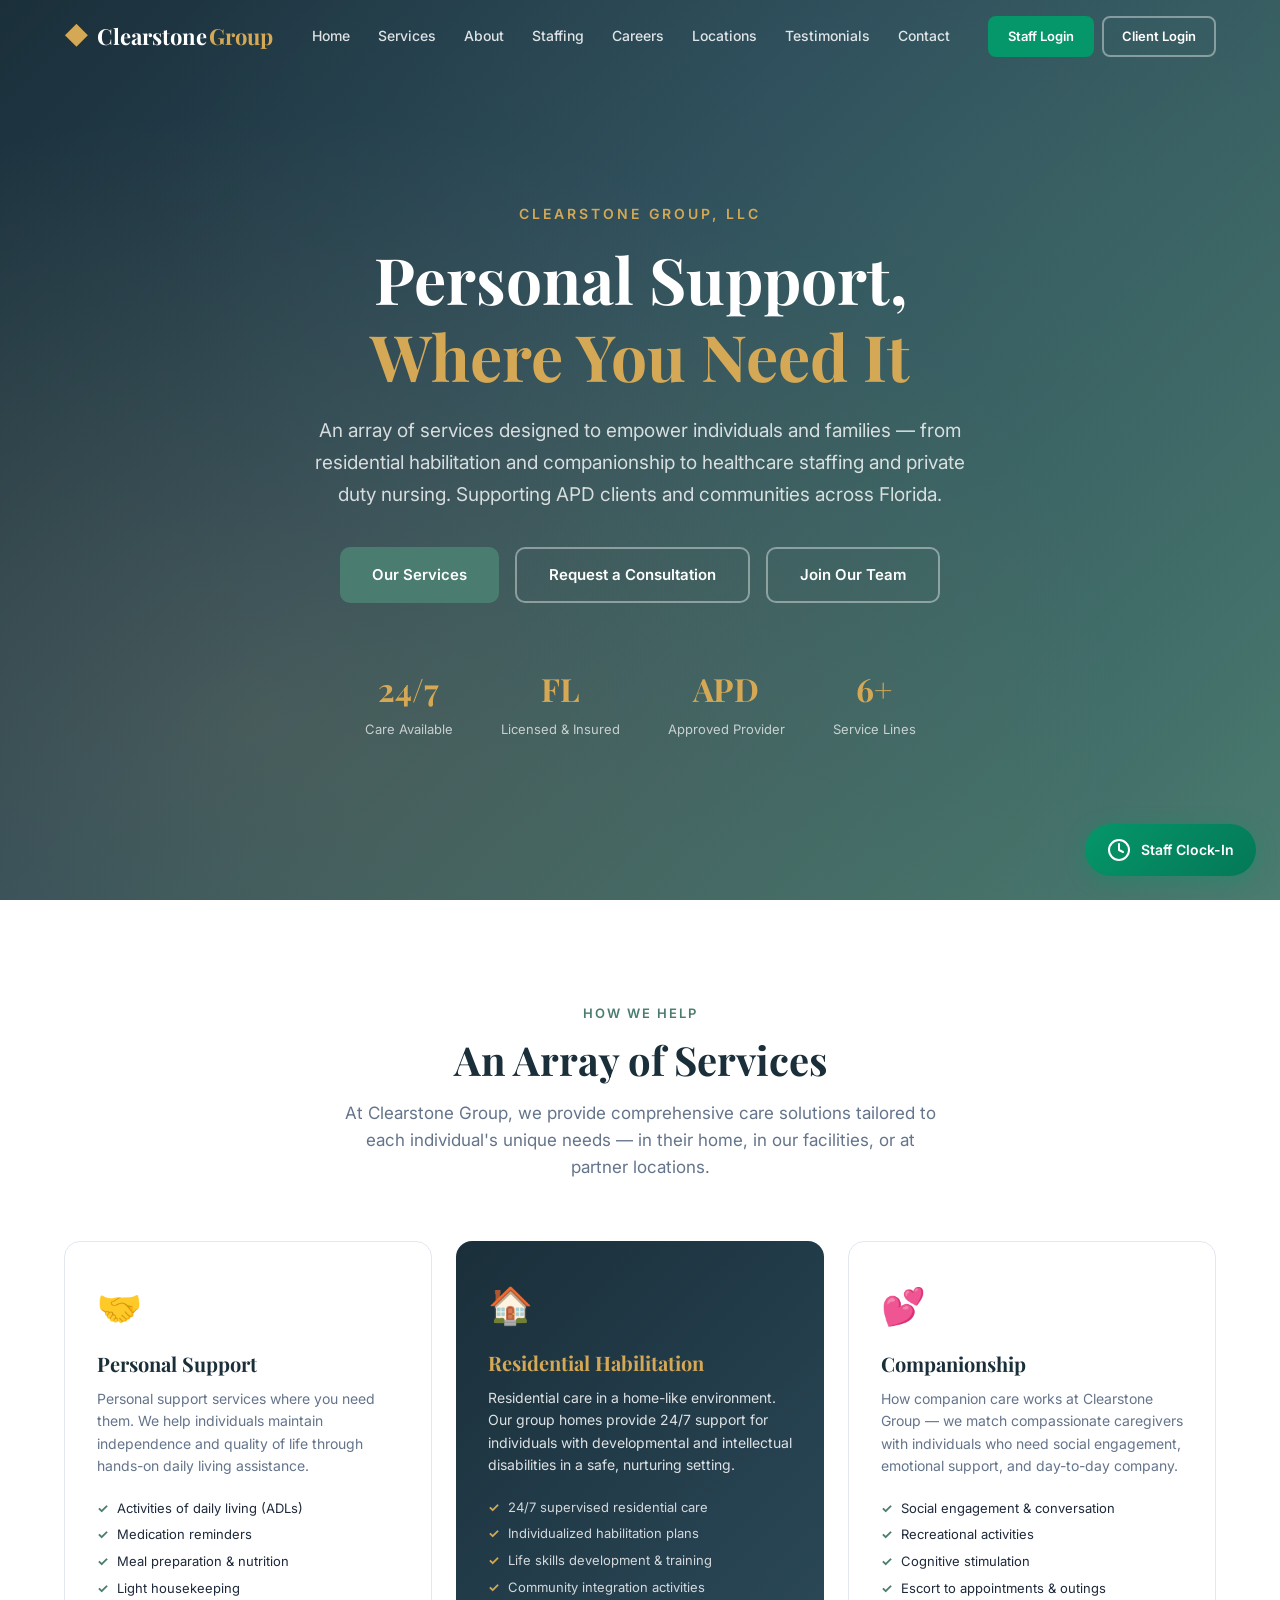
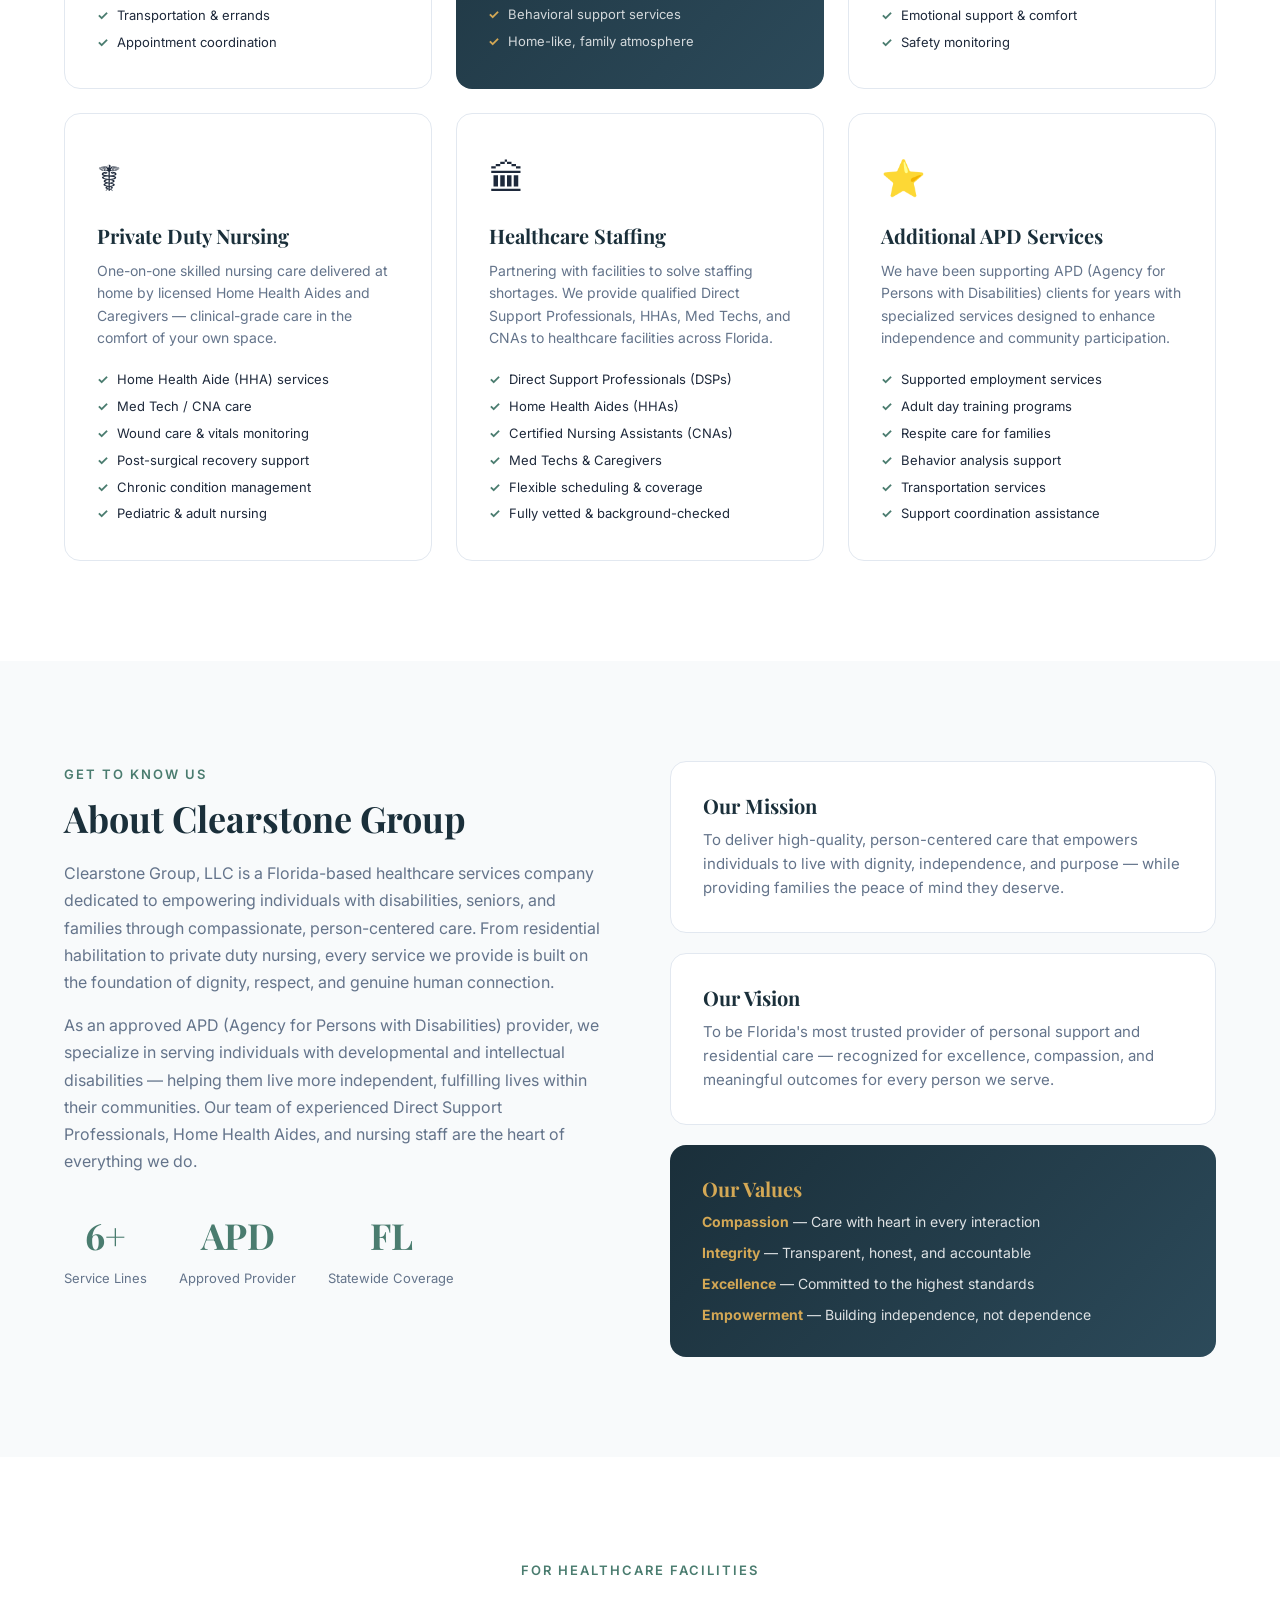
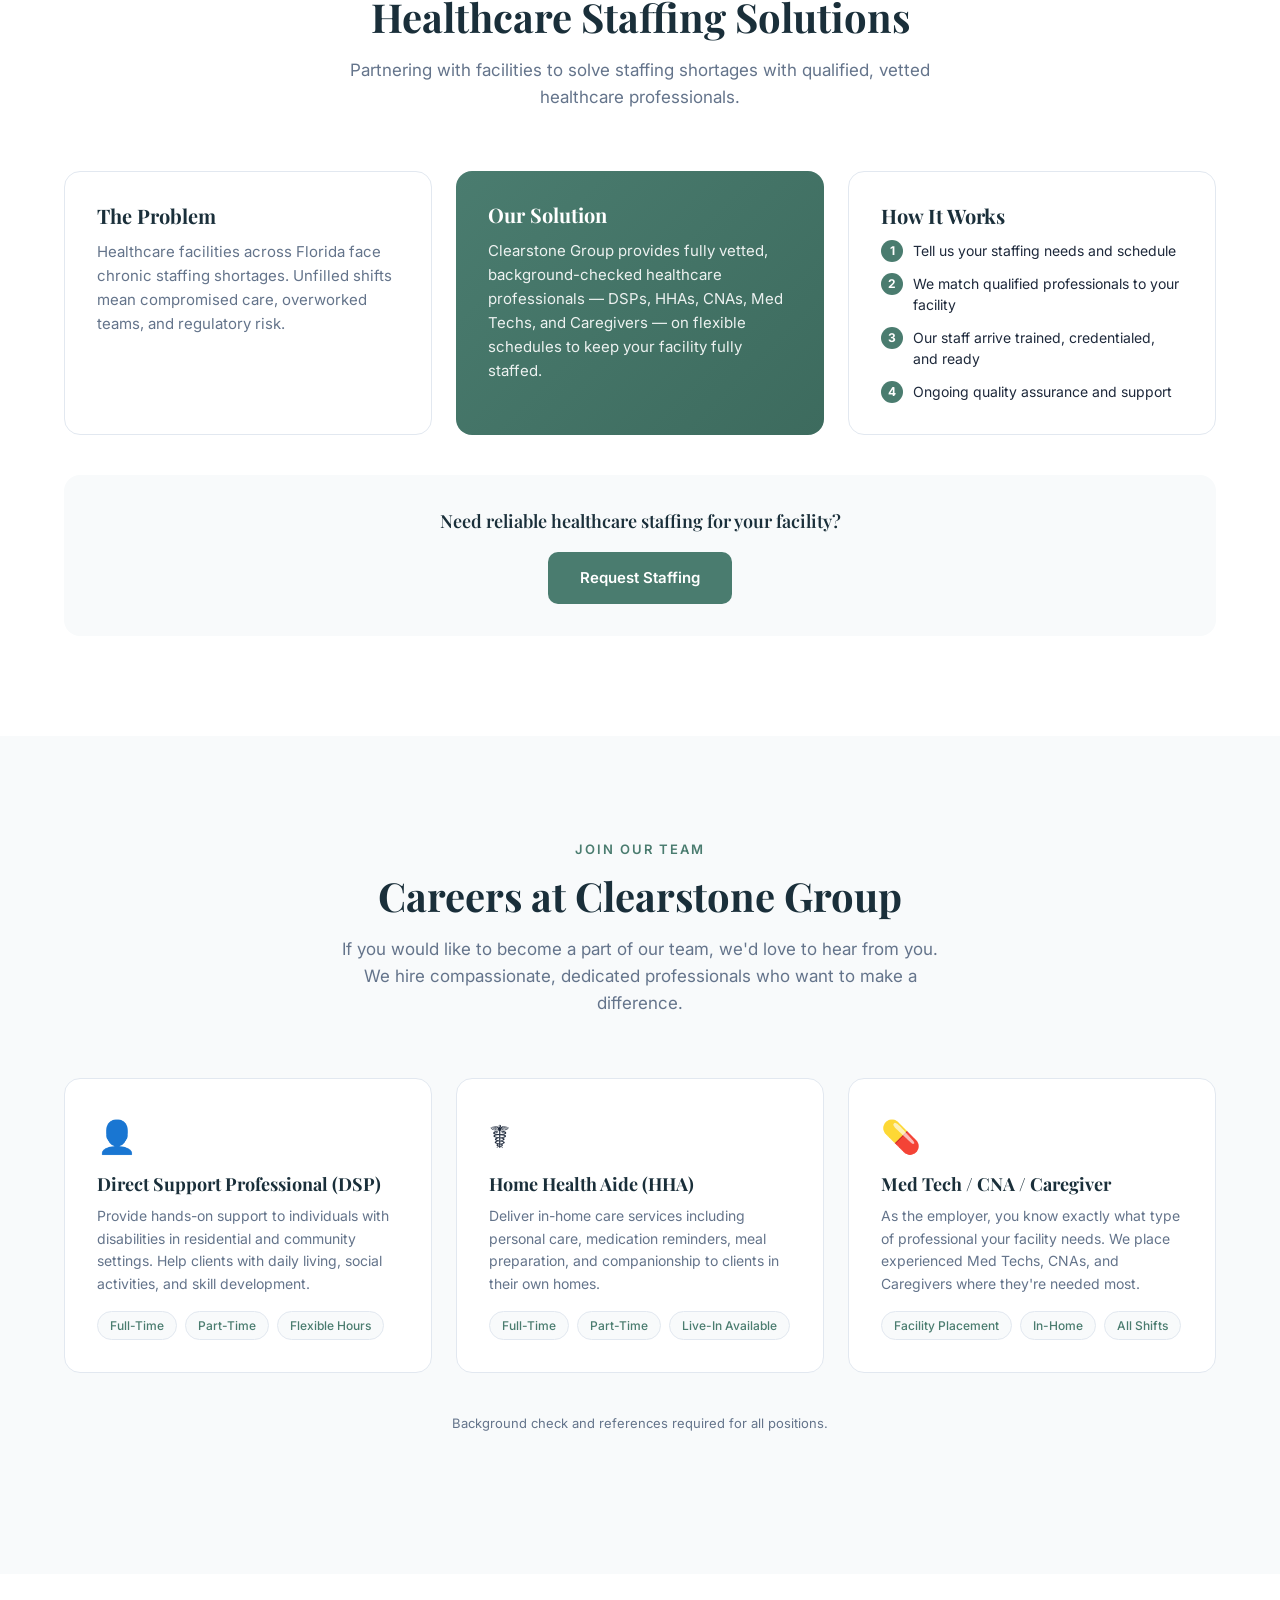
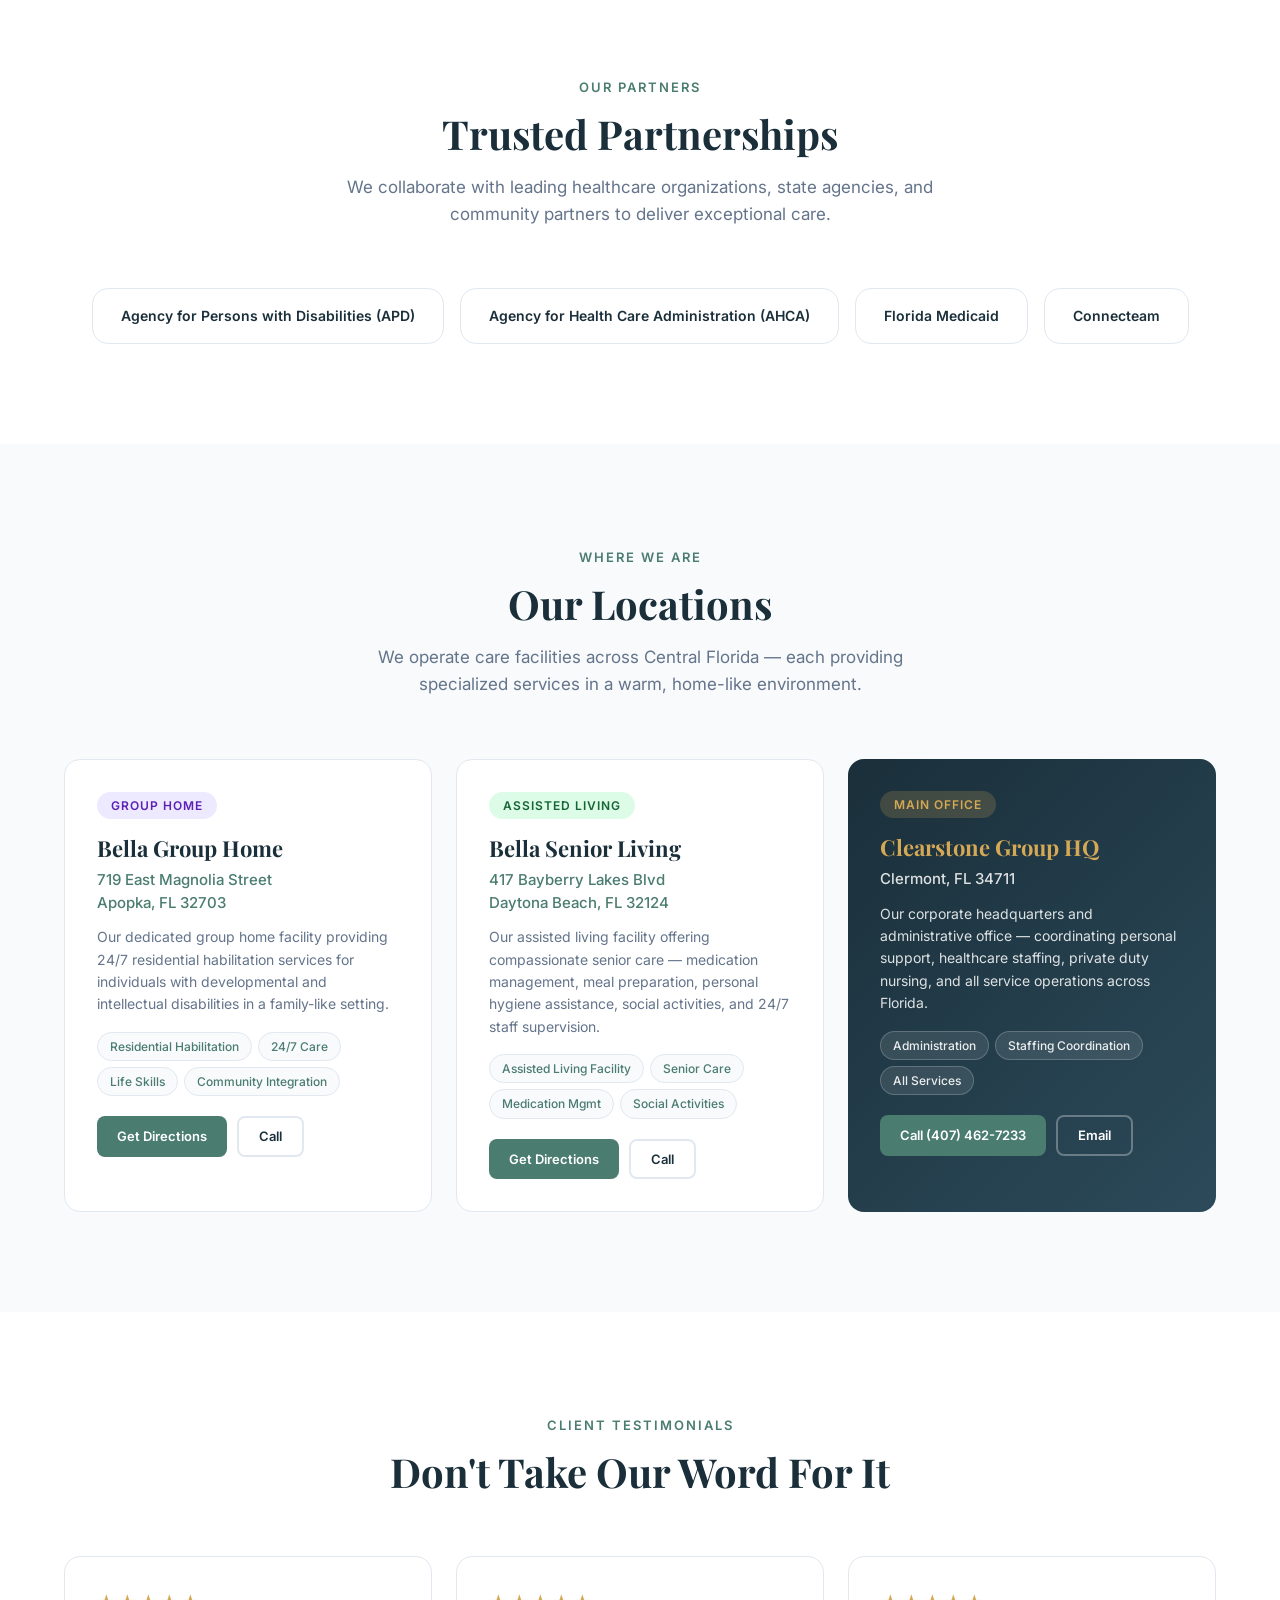
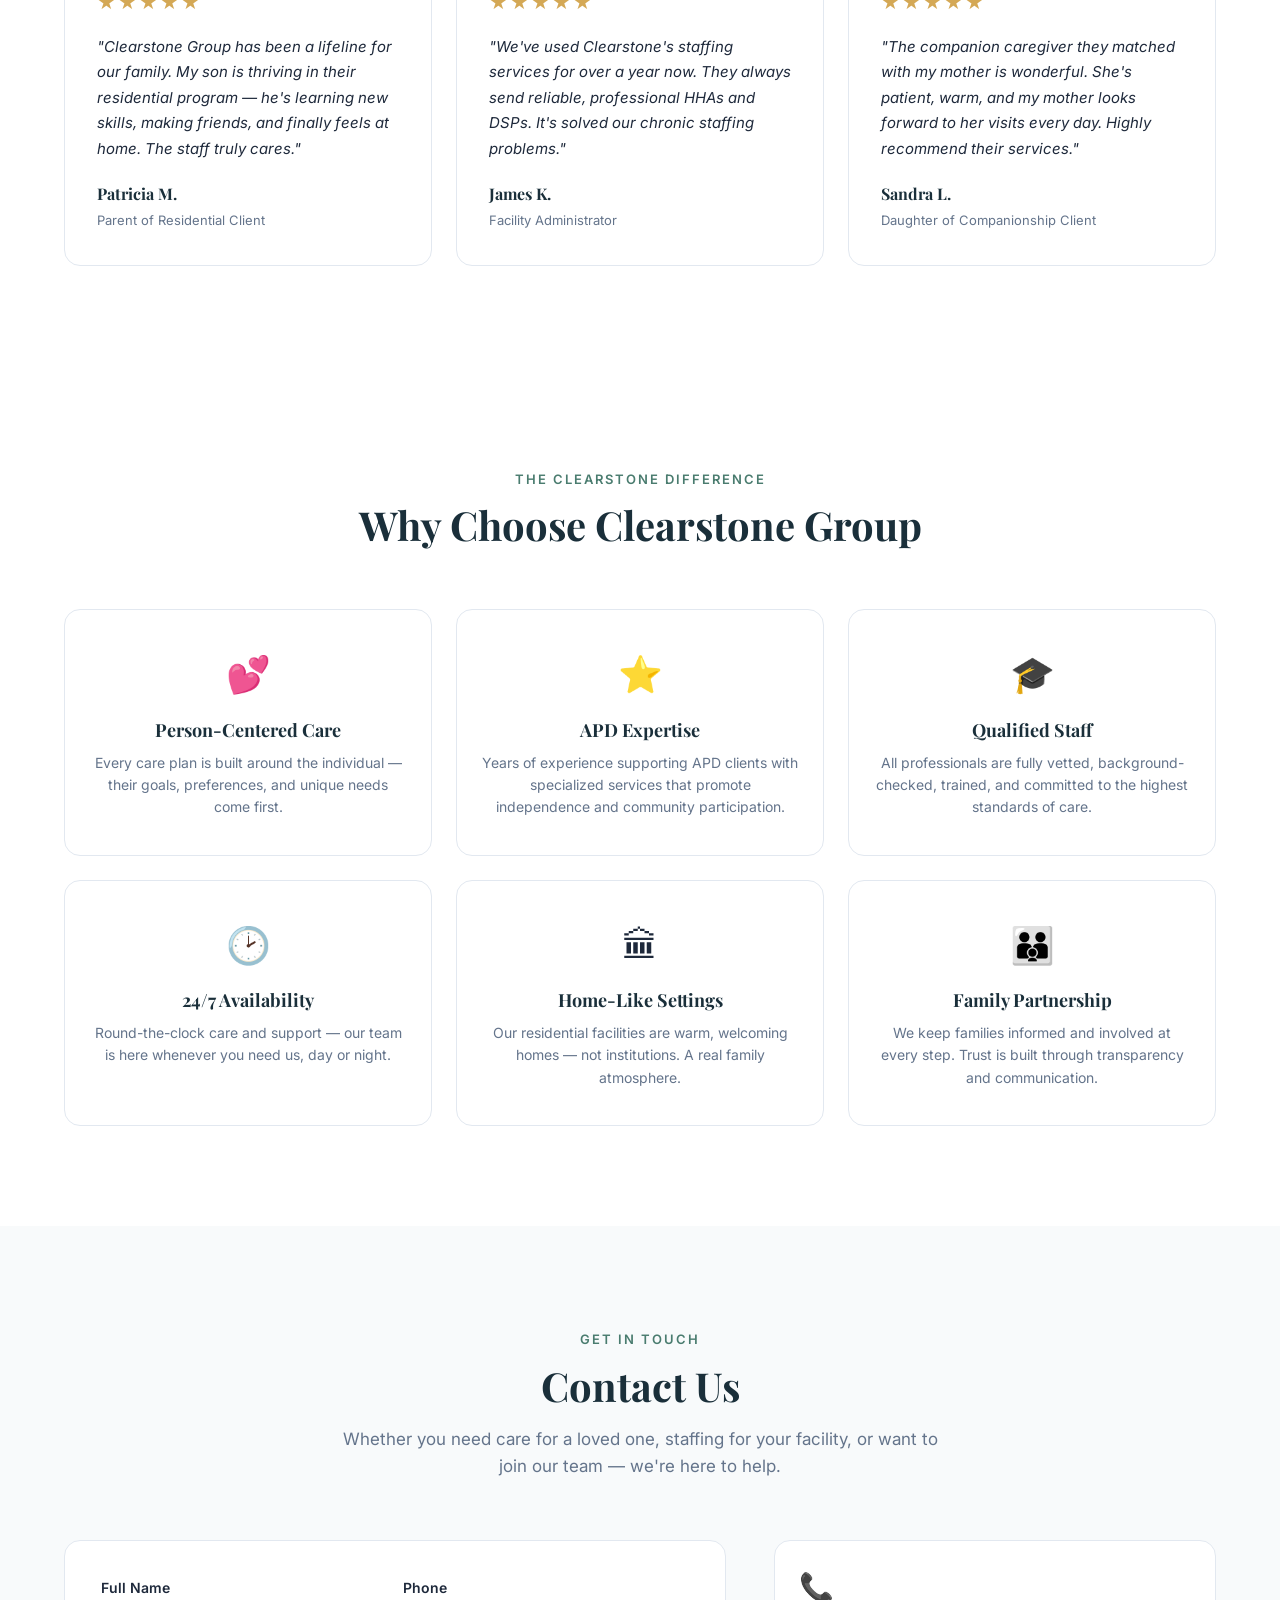
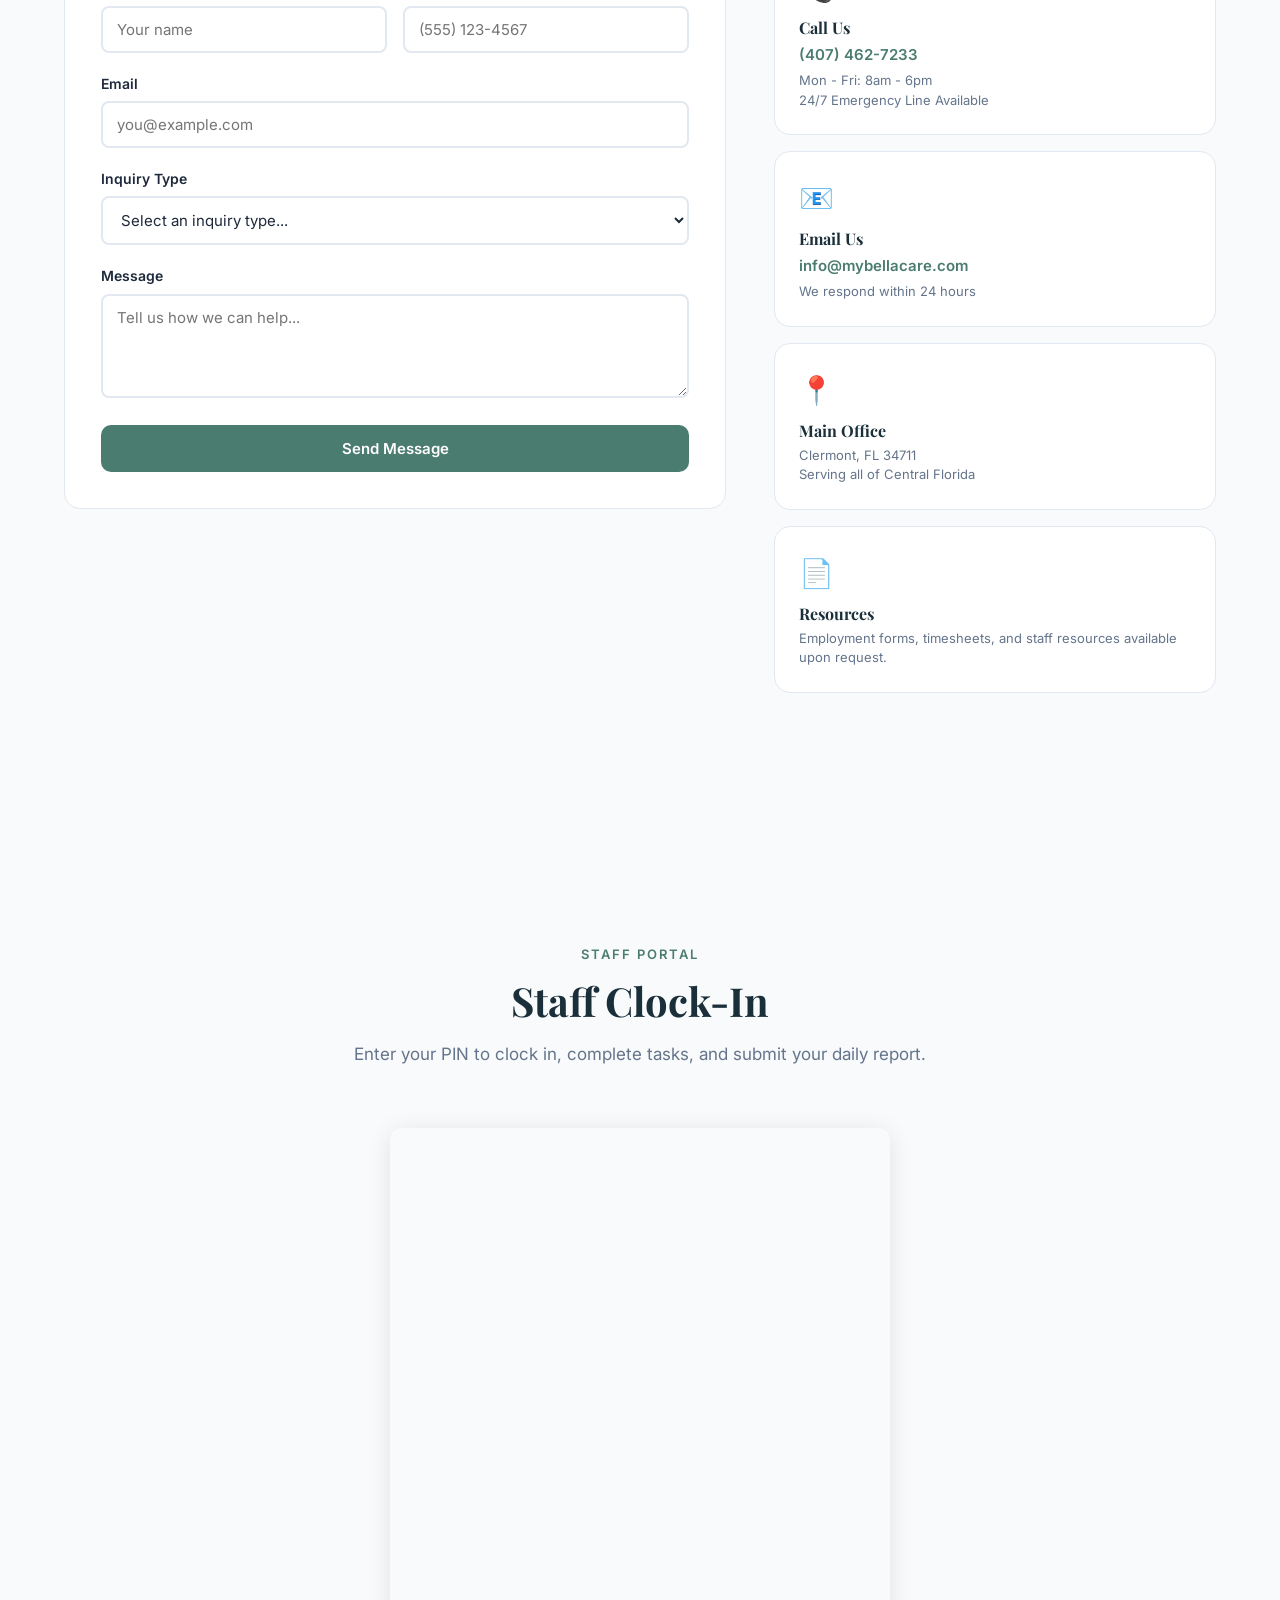
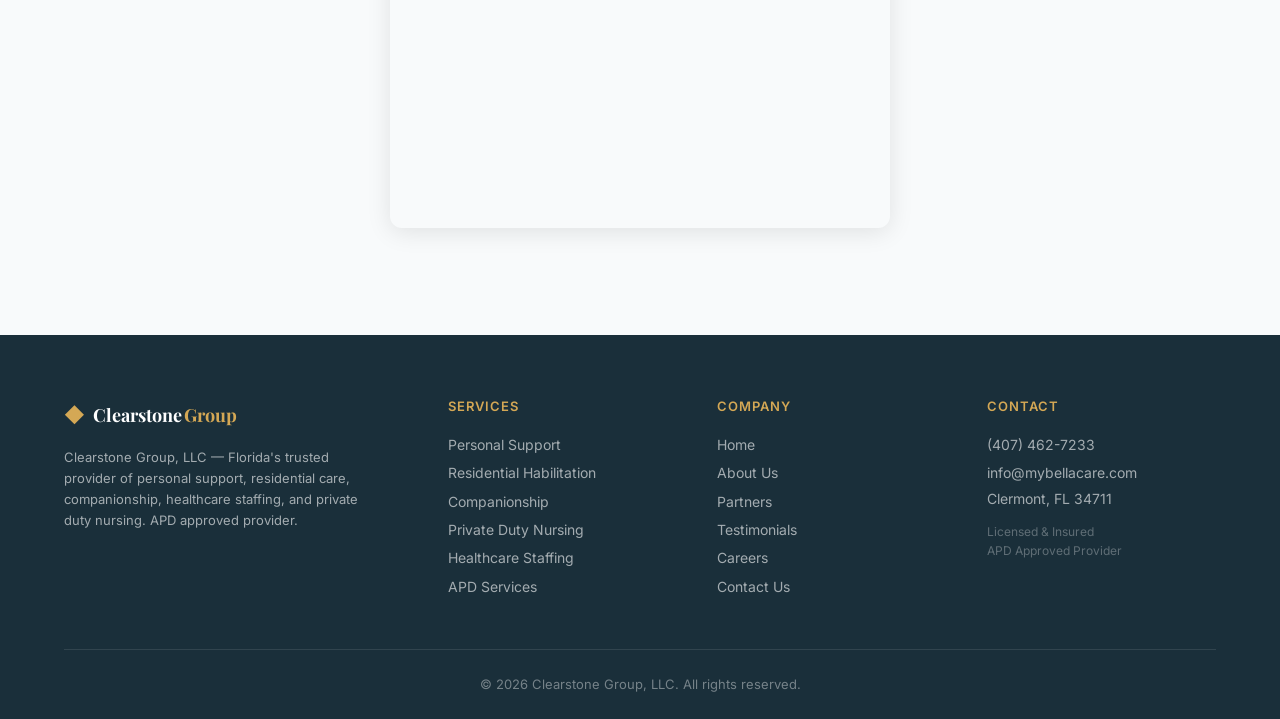
<file: index.html>
<!DOCTYPE html>
<html lang="en">
<head>
  <meta charset="UTF-8">
  <meta name="viewport" content="width=device-width, initial-scale=1, viewport-fit=cover">
  <meta name="description" content="Clearstone Group, LLC — Florida's trusted provider of Personal Support, Residential Habilitation, Companionship, Healthcare Staffing & Private Duty Nursing. Supporting APD clients and families since day one.">
  <meta name="keywords" content="clearstone group, personal support, residential habilitation, companionship, healthcare staffing, private duty nursing, home health aide, APD services, Florida, group home, DSP">
  <meta name="theme-color" content="#1a2f3a">
  <meta name="apple-mobile-web-app-capable" content="yes">
  <meta name="apple-mobile-web-app-status-bar-style" content="black-translucent">
  <meta name="mobile-web-app-capable" content="yes">
  <link rel="manifest" href="manifest.json">
  <link rel="apple-touch-icon" href="icons/icon-192.svg">
  <link rel="icon" type="image/svg+xml" href="icons/icon-192.svg">
  <meta property="og:title" content="Clearstone Group — Personal Support & Residential Care in Florida">
  <meta property="og:description" content="Personal Support, Residential Habilitation, Companionship, Healthcare Staffing & Private Duty Nursing.">
  <meta property="og:type" content="website">
  <meta property="og:url" content="https://mybellacare.com">
  <title>Clearstone Group — Personal Support & Residential Care | Florida</title>
  <link rel="preconnect" href="https://fonts.googleapis.com">
  <link rel="preconnect" href="https://fonts.gstatic.com" crossorigin>
  <link href="https://fonts.googleapis.com/css2?family=Playfair+Display:wght@500;600;700;800&family=Inter:wght@300;400;500;600;700&display=swap" rel="stylesheet">
  <link rel="stylesheet" href="styles.css">
</head>
<body>

  <!-- ═══ Navigation ═══ -->
  <header class="navbar" id="navbar">
    <div class="container nav-inner">
      <a href="#" class="nav-logo">
        <span class="logo-icon">&#9670;</span>
        <span class="logo-text">Clearstone<span class="logo-accent">Group</span></span>
      </a>
      <nav class="nav-links" id="nav-links">
        <a href="#home">Home</a>
        <a href="#services">Services</a>
        <a href="#about">About</a>
        <a href="#staffing">Staffing</a>
        <a href="#careers">Careers</a>
        <a href="#locations">Locations</a>
        <a href="#testimonials">Testimonials</a>
        <a href="#contact">Contact</a>
        <div class="nav-links-portals">
          <a href="https://app.shiftpulse.io/#/clock/E0772D" class="nav-portal-btn staff" target="_blank">Staff Clock-In</a>
          <a href="https://app.shiftpulse.io/#/login" class="nav-portal-btn client">Client Login</a>
        </div>
      </nav>
      <div class="nav-portals">
        <a href="https://app.shiftpulse.io/#/login" class="nav-portal-btn staff" target="_blank">Staff Login</a>
        <a href="https://app.shiftpulse.io/#/login" class="nav-portal-btn client" target="_blank">Client Login</a>
      </div>
      <button class="hamburger" id="hamburger" aria-label="Toggle menu">
        <span></span><span></span><span></span>
      </button>
    </div>
  </header>

  <!-- ═══ Hero ═══ -->
  <section class="hero" id="home">
    <div class="hero-overlay"></div>
    <div class="container hero-content">
      <div class="hero-tag">Clearstone Group, LLC</div>
      <h1>Personal Support,<br><span class="hero-accent">Where You Need It</span></h1>
      <p class="hero-sub">An array of services designed to empower individuals and families — from residential habilitation and companionship to healthcare staffing and private duty nursing. Supporting APD clients and communities across Florida.</p>
      <div class="hero-actions">
        <a href="#services" class="btn btn-primary">Our Services</a>
        <a href="#contact" class="btn btn-outline">Request a Consultation</a>
        <a href="#careers" class="btn btn-outline">Join Our Team</a>
      </div>
      <div class="hero-badges">
        <div class="hero-badge">
          <span class="badge-number">24/7</span>
          <span class="badge-label">Care Available</span>
        </div>
        <div class="hero-badge">
          <span class="badge-number">FL</span>
          <span class="badge-label">Licensed & Insured</span>
        </div>
        <div class="hero-badge">
          <span class="badge-number">APD</span>
          <span class="badge-label">Approved Provider</span>
        </div>
        <div class="hero-badge">
          <span class="badge-number">6+</span>
          <span class="badge-label">Service Lines</span>
        </div>
      </div>
    </div>
  </section>

  <!-- ═══ Services Overview ═══ -->
  <section class="section" id="services">
    <div class="container">
      <div class="section-header">
        <span class="section-tag">How We Help</span>
        <h2>An Array of Services</h2>
        <p>At Clearstone Group, we provide comprehensive care solutions tailored to each individual's unique needs — in their home, in our facilities, or at partner locations.</p>
      </div>
      <div class="services-grid">

        <div class="service-card">
          <div class="service-icon">&#129309;</div>
          <h3>Personal Support</h3>
          <p>Personal support services where you need them. We help individuals maintain independence and quality of life through hands-on daily living assistance.</p>
          <ul class="service-features">
            <li>Activities of daily living (ADLs)</li>
            <li>Medication reminders</li>
            <li>Meal preparation & nutrition</li>
            <li>Light housekeeping</li>
            <li>Transportation & errands</li>
            <li>Appointment coordination</li>
          </ul>
        </div>

        <div class="service-card featured">
          <div class="service-icon">&#127968;</div>
          <h3>Residential Habilitation</h3>
          <p>Residential care in a home-like environment. Our group homes provide 24/7 support for individuals with developmental and intellectual disabilities in a safe, nurturing setting.</p>
          <ul class="service-features">
            <li>24/7 supervised residential care</li>
            <li>Individualized habilitation plans</li>
            <li>Life skills development & training</li>
            <li>Community integration activities</li>
            <li>Behavioral support services</li>
            <li>Home-like, family atmosphere</li>
          </ul>
        </div>

        <div class="service-card">
          <div class="service-icon">&#128149;</div>
          <h3>Companionship</h3>
          <p>How companion care works at Clearstone Group — we match compassionate caregivers with individuals who need social engagement, emotional support, and day-to-day company.</p>
          <ul class="service-features">
            <li>Social engagement & conversation</li>
            <li>Recreational activities</li>
            <li>Cognitive stimulation</li>
            <li>Escort to appointments & outings</li>
            <li>Emotional support & comfort</li>
            <li>Safety monitoring</li>
          </ul>
        </div>

        <div class="service-card">
          <div class="service-icon">&#9764;</div>
          <h3>Private Duty Nursing</h3>
          <p>One-on-one skilled nursing care delivered at home by licensed Home Health Aides and Caregivers — clinical-grade care in the comfort of your own space.</p>
          <ul class="service-features">
            <li>Home Health Aide (HHA) services</li>
            <li>Med Tech / CNA care</li>
            <li>Wound care & vitals monitoring</li>
            <li>Post-surgical recovery support</li>
            <li>Chronic condition management</li>
            <li>Pediatric & adult nursing</li>
          </ul>
        </div>

        <div class="service-card">
          <div class="service-icon">&#127963;</div>
          <h3>Healthcare Staffing</h3>
          <p>Partnering with facilities to solve staffing shortages. We provide qualified Direct Support Professionals, HHAs, Med Techs, and CNAs to healthcare facilities across Florida.</p>
          <ul class="service-features">
            <li>Direct Support Professionals (DSPs)</li>
            <li>Home Health Aides (HHAs)</li>
            <li>Certified Nursing Assistants (CNAs)</li>
            <li>Med Techs & Caregivers</li>
            <li>Flexible scheduling & coverage</li>
            <li>Fully vetted & background-checked</li>
          </ul>
        </div>

        <div class="service-card">
          <div class="service-icon">&#11088;</div>
          <h3>Additional APD Services</h3>
          <p>We have been supporting APD (Agency for Persons with Disabilities) clients for years with specialized services designed to enhance independence and community participation.</p>
          <ul class="service-features">
            <li>Supported employment services</li>
            <li>Adult day training programs</li>
            <li>Respite care for families</li>
            <li>Behavior analysis support</li>
            <li>Transportation services</li>
            <li>Support coordination assistance</li>
          </ul>
        </div>

      </div>
    </div>
  </section>

  <!-- ═══ About ═══ -->
  <section class="section section-alt" id="about">
    <div class="container">
      <div class="about-grid">
        <div class="about-text">
          <span class="section-tag">Get to Know Us</span>
          <h2>About Clearstone Group</h2>
          <p>Clearstone Group, LLC is a Florida-based healthcare services company dedicated to empowering individuals with disabilities, seniors, and families through compassionate, person-centered care. From residential habilitation to private duty nursing, every service we provide is built on the foundation of dignity, respect, and genuine human connection.</p>
          <p>As an approved APD (Agency for Persons with Disabilities) provider, we specialize in serving individuals with developmental and intellectual disabilities — helping them live more independent, fulfilling lives within their communities. Our team of experienced Direct Support Professionals, Home Health Aides, and nursing staff are the heart of everything we do.</p>
          <div class="about-stats">
            <div class="stat">
              <span class="stat-number">6+</span>
              <span class="stat-label">Service Lines</span>
            </div>
            <div class="stat">
              <span class="stat-number">APD</span>
              <span class="stat-label">Approved Provider</span>
            </div>
            <div class="stat">
              <span class="stat-number">FL</span>
              <span class="stat-label">Statewide Coverage</span>
            </div>
          </div>
        </div>
        <div class="about-visual">
          <div class="about-card">
            <h3>Our Mission</h3>
            <p>To deliver high-quality, person-centered care that empowers individuals to live with dignity, independence, and purpose — while providing families the peace of mind they deserve.</p>
          </div>
          <div class="about-card">
            <h3>Our Vision</h3>
            <p>To be Florida's most trusted provider of personal support and residential care — recognized for excellence, compassion, and meaningful outcomes for every person we serve.</p>
          </div>
          <div class="about-card accent">
            <h3>Our Values</h3>
            <ul class="values-list">
              <li><strong>Compassion</strong> — Care with heart in every interaction</li>
              <li><strong>Integrity</strong> — Transparent, honest, and accountable</li>
              <li><strong>Excellence</strong> — Committed to the highest standards</li>
              <li><strong>Empowerment</strong> — Building independence, not dependence</li>
            </ul>
          </div>
        </div>
      </div>
    </div>
  </section>

  <!-- ═══ Healthcare Staffing ═══ -->
  <section class="section" id="staffing">
    <div class="container">
      <div class="section-header">
        <span class="section-tag">For Healthcare Facilities</span>
        <h2>Healthcare Staffing Solutions</h2>
        <p>Partnering with facilities to solve staffing shortages with qualified, vetted healthcare professionals.</p>
      </div>
      <div class="staffing-grid">
        <div class="staffing-card">
          <h3>The Problem</h3>
          <p>Healthcare facilities across Florida face chronic staffing shortages. Unfilled shifts mean compromised care, overworked teams, and regulatory risk.</p>
        </div>
        <div class="staffing-card highlight">
          <h3>Our Solution</h3>
          <p>Clearstone Group provides fully vetted, background-checked healthcare professionals — DSPs, HHAs, CNAs, Med Techs, and Caregivers — on flexible schedules to keep your facility fully staffed.</p>
        </div>
        <div class="staffing-card">
          <h3>How It Works</h3>
          <ol class="staffing-steps">
            <li>Tell us your staffing needs and schedule</li>
            <li>We match qualified professionals to your facility</li>
            <li>Our staff arrive trained, credentialed, and ready</li>
            <li>Ongoing quality assurance and support</li>
          </ol>
        </div>
      </div>
      <div class="staffing-cta">
        <p>Need reliable healthcare staffing for your facility?</p>
        <a href="#contact" class="btn btn-primary">Request Staffing</a>
      </div>
    </div>
  </section>

  <!-- ═══ Careers ═══ -->
  <section class="section section-alt" id="careers">
    <div class="container">
      <div class="section-header">
        <span class="section-tag">Join Our Team</span>
        <h2>Careers at Clearstone Group</h2>
        <p>If you would like to become a part of our team, we'd love to hear from you. We hire compassionate, dedicated professionals who want to make a difference.</p>
      </div>
      <div class="careers-grid">
        <div class="career-card">
          <div class="career-icon">&#128100;</div>
          <h3>Direct Support Professional (DSP)</h3>
          <p>Provide hands-on support to individuals with disabilities in residential and community settings. Help clients with daily living, social activities, and skill development.</p>
          <div class="career-tags">
            <span class="tag">Full-Time</span>
            <span class="tag">Part-Time</span>
            <span class="tag">Flexible Hours</span>
          </div>
        </div>
        <div class="career-card">
          <div class="career-icon">&#9764;</div>
          <h3>Home Health Aide (HHA)</h3>
          <p>Deliver in-home care services including personal care, medication reminders, meal preparation, and companionship to clients in their own homes.</p>
          <div class="career-tags">
            <span class="tag">Full-Time</span>
            <span class="tag">Part-Time</span>
            <span class="tag">Live-In Available</span>
          </div>
        </div>
        <div class="career-card">
          <div class="career-icon">&#128138;</div>
          <h3>Med Tech / CNA / Caregiver</h3>
          <p>As the employer, you know exactly what type of professional your facility needs. We place experienced Med Techs, CNAs, and Caregivers where they're needed most.</p>
          <div class="career-tags">
            <span class="tag">Facility Placement</span>
            <span class="tag">In-Home</span>
            <span class="tag">All Shifts</span>
          </div>
        </div>
      </div>
      <div class="careers-cta">
        <p class="cta-note">Background check and references required for all positions.</p>
      </div>

      <!-- ShiftPulse Staff Recruitment Widget -->
      <div class="widget-container">
        <script src="https://api.shiftpulse.io/widget-loader.js"
                data-tenant="E0772D"
                data-type="staff_recruitment"></script>
      </div>
    </div>
  </section>

  <!-- ═══ Partners ═══ -->
  <section class="section" id="partners">
    <div class="container">
      <div class="section-header">
        <span class="section-tag">Our Partners</span>
        <h2>Trusted Partnerships</h2>
        <p>We collaborate with leading healthcare organizations, state agencies, and community partners to deliver exceptional care.</p>
      </div>
      <div class="partners-row">
        <div class="partner-badge">Agency for Persons with Disabilities (APD)</div>
        <div class="partner-badge">Agency for Health Care Administration (AHCA)</div>
        <div class="partner-badge">Florida Medicaid</div>
        <div class="partner-badge">Connecteam</div>
      </div>
    </div>
  </section>

  <!-- ═══ Locations ═══ -->
  <section class="section section-alt" id="locations">
    <div class="container">
      <div class="section-header">
        <span class="section-tag">Where We Are</span>
        <h2>Our Locations</h2>
        <p>We operate care facilities across Central Florida — each providing specialized services in a warm, home-like environment.</p>
      </div>
      <div class="locations-grid">

        <div class="location-card">
          <div class="location-badge">Group Home</div>
          <h3>Bella Group Home</h3>
          <p class="location-address">719 East Magnolia Street<br>Apopka, FL 32703</p>
          <p class="location-desc">Our dedicated group home facility providing 24/7 residential habilitation services for individuals with developmental and intellectual disabilities in a family-like setting.</p>
          <div class="location-services">
            <span class="tag">Residential Habilitation</span>
            <span class="tag">24/7 Care</span>
            <span class="tag">Life Skills</span>
            <span class="tag">Community Integration</span>
          </div>
          <div class="location-actions">
            <a href="https://maps.google.com/?q=719+East+Magnolia+Street+Apopka+FL+32703" target="_blank" class="btn btn-primary btn-sm">Get Directions</a>
            <a href="tel:+14074627233" class="btn btn-outline-dark btn-sm">Call</a>
          </div>
        </div>

        <div class="location-card">
          <div class="location-badge alf">Assisted Living</div>
          <h3>Bella Senior Living</h3>
          <p class="location-address">417 Bayberry Lakes Blvd<br>Daytona Beach, FL 32124</p>
          <p class="location-desc">Our assisted living facility offering compassionate senior care — medication management, meal preparation, personal hygiene assistance, social activities, and 24/7 staff supervision.</p>
          <div class="location-services">
            <span class="tag">Assisted Living Facility</span>
            <span class="tag">Senior Care</span>
            <span class="tag">Medication Mgmt</span>
            <span class="tag">Social Activities</span>
          </div>
          <div class="location-actions">
            <a href="https://maps.google.com/?q=417+Bayberry+Lakes+Blvd+Daytona+Beach+FL+32124" target="_blank" class="btn btn-primary btn-sm">Get Directions</a>
            <a href="tel:+14074627233" class="btn btn-outline-dark btn-sm">Call</a>
          </div>
        </div>

        <div class="location-card main-office">
          <div class="location-badge office">Main Office</div>
          <h3>Clearstone Group HQ</h3>
          <p class="location-address">Clermont, FL 34711</p>
          <p class="location-desc">Our corporate headquarters and administrative office — coordinating personal support, healthcare staffing, private duty nursing, and all service operations across Florida.</p>
          <div class="location-services">
            <span class="tag">Administration</span>
            <span class="tag">Staffing Coordination</span>
            <span class="tag">All Services</span>
          </div>
          <div class="location-actions">
            <a href="tel:+14074627233" class="btn btn-primary btn-sm">Call (407) 462-7233</a>
            <a href="mailto:info@mybellacare.com" class="btn btn-outline-dark btn-sm">Email</a>
          </div>
        </div>

      </div>
    </div>
  </section>

  <!-- ═══ Testimonials ═══ -->
  <section class="section" id="testimonials">
    <div class="container">
      <div class="section-header">
        <span class="section-tag">Client Testimonials</span>
        <h2>Don't Take Our Word For It</h2>
      </div>
      <div class="testimonials-grid">
        <div class="testimonial-card">
          <div class="testimonial-stars">&#9733;&#9733;&#9733;&#9733;&#9733;</div>
          <p>"Clearstone Group has been a lifeline for our family. My son is thriving in their residential program — he's learning new skills, making friends, and finally feels at home. The staff truly cares."</p>
          <div class="testimonial-author">
            <strong>Patricia M.</strong>
            <span>Parent of Residential Client</span>
          </div>
        </div>
        <div class="testimonial-card">
          <div class="testimonial-stars">&#9733;&#9733;&#9733;&#9733;&#9733;</div>
          <p>"We've used Clearstone's staffing services for over a year now. They always send reliable, professional HHAs and DSPs. It's solved our chronic staffing problems."</p>
          <div class="testimonial-author">
            <strong>James K.</strong>
            <span>Facility Administrator</span>
          </div>
        </div>
        <div class="testimonial-card">
          <div class="testimonial-stars">&#9733;&#9733;&#9733;&#9733;&#9733;</div>
          <p>"The companion caregiver they matched with my mother is wonderful. She's patient, warm, and my mother looks forward to her visits every day. Highly recommend their services."</p>
          <div class="testimonial-author">
            <strong>Sandra L.</strong>
            <span>Daughter of Companionship Client</span>
          </div>
        </div>
      </div>
    </div>
  </section>

  <!-- ═══ Why Choose Us ═══ -->
  <section class="section" id="why-us">
    <div class="container">
      <div class="section-header">
        <span class="section-tag">The Clearstone Difference</span>
        <h2>Why Choose Clearstone Group</h2>
      </div>
      <div class="why-grid">
        <div class="why-card">
          <div class="why-icon">&#128149;</div>
          <h3>Person-Centered Care</h3>
          <p>Every care plan is built around the individual — their goals, preferences, and unique needs come first.</p>
        </div>
        <div class="why-card">
          <div class="why-icon">&#11088;</div>
          <h3>APD Expertise</h3>
          <p>Years of experience supporting APD clients with specialized services that promote independence and community participation.</p>
        </div>
        <div class="why-card">
          <div class="why-icon">&#127891;</div>
          <h3>Qualified Staff</h3>
          <p>All professionals are fully vetted, background-checked, trained, and committed to the highest standards of care.</p>
        </div>
        <div class="why-card">
          <div class="why-icon">&#128337;</div>
          <h3>24/7 Availability</h3>
          <p>Round-the-clock care and support — our team is here whenever you need us, day or night.</p>
        </div>
        <div class="why-card">
          <div class="why-icon">&#127963;</div>
          <h3>Home-Like Settings</h3>
          <p>Our residential facilities are warm, welcoming homes — not institutions. A real family atmosphere.</p>
        </div>
        <div class="why-card">
          <div class="why-icon">&#128106;</div>
          <h3>Family Partnership</h3>
          <p>We keep families informed and involved at every step. Trust is built through transparency and communication.</p>
        </div>
      </div>
    </div>
  </section>

  <!-- ═══ Contact ═══ -->
  <section class="section section-alt" id="contact">
    <div class="container">
      <div class="section-header">
        <span class="section-tag">Get in Touch</span>
        <h2>Contact Us</h2>
        <p>Whether you need care for a loved one, staffing for your facility, or want to join our team — we're here to help.</p>
      </div>
      <div class="contact-grid">
        <form class="contact-form" id="contact-form" onsubmit="handleContactSubmit(event)">
          <div class="form-row">
            <div class="form-group">
              <label for="contact-name">Full Name</label>
              <input type="text" id="contact-name" placeholder="Your name" required>
            </div>
            <div class="form-group">
              <label for="contact-phone">Phone</label>
              <input type="tel" id="contact-phone" placeholder="(555) 123-4567" required>
            </div>
          </div>
          <div class="form-group">
            <label for="contact-email">Email</label>
            <input type="email" id="contact-email" placeholder="you@example.com" required>
          </div>
          <div class="form-group">
            <label for="contact-inquiry">Inquiry Type</label>
            <select id="contact-inquiry">
              <option value="">Select an inquiry type...</option>
              <optgroup label="Services">
                <option value="personal-support">Personal Support</option>
                <option value="residential">Residential Habilitation</option>
                <option value="companionship">Companionship</option>
                <option value="private-duty">Private Duty Nursing / HHA</option>
                <option value="apd">APD Services</option>
              </optgroup>
              <optgroup label="Business">
                <option value="staffing">Healthcare Staffing (Facilities)</option>
                <option value="referral">Make a Referral</option>
                <option value="partnership">Partnership Inquiry</option>
              </optgroup>
              <optgroup label="Careers">
                <option value="career-dsp">Apply — DSP</option>
                <option value="career-hha">Apply — HHA</option>
                <option value="career-medtech">Apply — Med Tech / CNA</option>
                <option value="career-other">Apply — Other Position</option>
              </optgroup>
              <option value="other">General Inquiry</option>
            </select>
          </div>
          <div class="form-group">
            <label for="contact-message">Message</label>
            <textarea id="contact-message" rows="4" placeholder="Tell us how we can help..."></textarea>
          </div>
          <button type="submit" class="btn btn-primary btn-full">Send Message</button>
          <div class="form-success" id="form-success">Thank you! We'll be in touch within 24 hours.</div>
        </form>
        <div class="contact-info">
          <div class="info-card">
            <div class="info-icon">&#128222;</div>
            <h3>Call Us</h3>
            <a href="tel:+14074627233">(407) 462-7233</a>
            <p>Mon - Fri: 8am - 6pm<br>24/7 Emergency Line Available</p>
          </div>
          <div class="info-card">
            <div class="info-icon">&#128231;</div>
            <h3>Email Us</h3>
            <a href="mailto:info@mybellacare.com">info@mybellacare.com</a>
            <p>We respond within 24 hours</p>
          </div>
          <div class="info-card">
            <div class="info-icon">&#128205;</div>
            <h3>Main Office</h3>
            <p>Clermont, FL 34711</p>
            <p>Serving all of Central Florida</p>
          </div>
          <div class="info-card">
            <div class="info-icon">&#128196;</div>
            <h3>Resources</h3>
            <p>Employment forms, timesheets, and staff resources available upon request.</p>
          </div>
        </div>
      </div>

      <!-- ShiftPulse Client Referral Widget -->
      <div class="widget-container" style="margin-top:48px;">
        <script src="https://api.shiftpulse.io/widget-loader.js"
                data-tenant="E0772D"
                data-type="client_referral"></script>
      </div>
    </div>
  </section>

  <!-- ═══ Staff Portal ═══ -->
  <section class="section section-alt" id="staff-portal">
    <div class="container">
      <div class="section-header">
        <span class="section-tag">Staff Portal</span>
        <h2>Staff Clock-In</h2>
        <p>Enter your PIN to clock in, complete tasks, and submit your daily report.</p>
      </div>
      <div style="max-width:500px; margin:0 auto;">
        <iframe src="https://app.shiftpulse.io/#/clock/E0772D"
                width="100%" height="700"
                style="border:none; border-radius:12px; box-shadow:0 4px 24px rgba(0,0,0,0.1);"
                allow="geolocation"
                title="Staff Clock-In"></iframe>
      </div>
    </div>
  </section>

  <!-- ═══ Footer ═══ -->
  <footer class="footer">
    <div class="container">
      <div class="footer-grid">
        <div class="footer-brand">
          <div class="footer-logo">
            <span class="logo-icon">&#9670;</span>
            <span class="logo-text">Clearstone<span class="logo-accent">Group</span></span>
          </div>
          <p>Clearstone Group, LLC — Florida's trusted provider of personal support, residential care, companionship, healthcare staffing, and private duty nursing. APD approved provider.</p>
        </div>
        <div class="footer-links">
          <h4>Services</h4>
          <a href="#services">Personal Support</a>
          <a href="#services">Residential Habilitation</a>
          <a href="#services">Companionship</a>
          <a href="#services">Private Duty Nursing</a>
          <a href="#staffing">Healthcare Staffing</a>
          <a href="#services">APD Services</a>
        </div>
        <div class="footer-links">
          <h4>Company</h4>
          <a href="#home">Home</a>
          <a href="#about">About Us</a>
          <a href="#partners">Partners</a>
          <a href="#testimonials">Testimonials</a>
          <a href="#careers">Careers</a>
          <a href="#contact">Contact Us</a>
        </div>
        <div class="footer-links">
          <h4>Contact</h4>
          <a href="tel:+14074627233">(407) 462-7233</a>
          <a href="mailto:info@mybellacare.com">info@mybellacare.com</a>
          <p>Clermont, FL 34711</p>
          <p style="margin-top:12px; font-size:12px; opacity:0.5;">Licensed & Insured<br>APD Approved Provider</p>
        </div>
      </div>
      <div class="footer-bottom">
        <p>&copy; 2026 Clearstone Group, LLC. All rights reserved.</p>
      </div>
    </div>
  </footer>

  <!-- ═══ Mobile Bottom Navigation Bar ═══ -->
  <nav class="mobile-bottom-nav" id="mobile-bottom-nav">
    <a href="#home" class="bottom-nav-item active" data-section="home">
      <svg width="22" height="22" viewBox="0 0 24 24" fill="none" stroke="currentColor" stroke-width="2" stroke-linecap="round" stroke-linejoin="round"><path d="M3 9l9-7 9 7v11a2 2 0 01-2 2H5a2 2 0 01-2-2z"/><polyline points="9 22 9 12 15 12 15 22"/></svg>
      <span>Home</span>
    </a>
    <a href="#services" class="bottom-nav-item" data-section="services">
      <svg width="22" height="22" viewBox="0 0 24 24" fill="none" stroke="currentColor" stroke-width="2" stroke-linecap="round" stroke-linejoin="round"><rect x="3" y="3" width="7" height="7"/><rect x="14" y="3" width="7" height="7"/><rect x="14" y="14" width="7" height="7"/><rect x="3" y="14" width="7" height="7"/></svg>
      <span>Services</span>
    </a>
    <a href="tel:+14074627233" class="bottom-nav-item bottom-nav-cta">
      <svg width="24" height="24" viewBox="0 0 24 24" fill="currentColor"><path d="M6.62 10.79c1.44 2.83 3.76 5.14 6.59 6.59l2.2-2.2c.27-.27.67-.36 1.02-.24 1.12.37 2.33.57 3.57.57.55 0 1 .45 1 1V20c0 .55-.45 1-1 1-9.39 0-17-7.61-17-17 0-.55.45-1 1-1h3.5c.55 0 1 .45 1 1 0 1.25.2 2.45.57 3.57.11.35.03.74-.25 1.02l-2.2 2.2z"/></svg>
      <span>Call</span>
    </a>
    <a href="#careers" class="bottom-nav-item" data-section="careers">
      <svg width="22" height="22" viewBox="0 0 24 24" fill="none" stroke="currentColor" stroke-width="2" stroke-linecap="round" stroke-linejoin="round"><rect x="2" y="7" width="20" height="14" rx="2" ry="2"/><path d="M16 21V5a2 2 0 00-2-2h-4a2 2 0 00-2 2v16"/></svg>
      <span>Careers</span>
    </a>
    <a href="#contact" class="bottom-nav-item" data-section="contact">
      <svg width="22" height="22" viewBox="0 0 24 24" fill="none" stroke="currentColor" stroke-width="2" stroke-linecap="round" stroke-linejoin="round"><path d="M21 11.5a8.38 8.38 0 01-.9 3.8 8.5 8.5 0 01-7.6 4.7 8.38 8.38 0 01-3.8-.9L3 21l1.9-5.7a8.38 8.38 0 01-.9-3.8 8.5 8.5 0 014.7-7.6 8.38 8.38 0 013.8-.9h.5a8.48 8.48 0 018 8v.5z"/></svg>
      <span>Contact</span>
    </a>
  </nav>

  <!-- ═══ Floating Staff Clock-In Button ═══ -->
  <a href="#staff-portal" class="fab-clockin" id="fab-clockin" aria-label="Staff Clock-In">
    <svg width="24" height="24" viewBox="0 0 24 24" fill="none" stroke="currentColor" stroke-width="2" stroke-linecap="round" stroke-linejoin="round"><circle cx="12" cy="12" r="10"/><polyline points="12 6 12 12 16 14"/></svg>
    <span class="fab-clockin-label">Staff Clock-In</span>
  </a>

  <!-- ═══ Back to Top ═══ -->
  <button class="back-to-top" id="back-to-top" aria-label="Back to top">
    <svg width="20" height="20" viewBox="0 0 24 24" fill="none" stroke="currentColor" stroke-width="2.5" stroke-linecap="round" stroke-linejoin="round"><polyline points="18 15 12 9 6 15"/></svg>
  </button>

  <script>
    // ─── Navbar scroll effect ───
    const navbar = document.getElementById('navbar');
    const backToTop = document.getElementById('back-to-top');
    let lastScrollY = 0;
    let ticking = false;

    function onScroll() {
      const scrollY = window.scrollY;
      navbar.classList.toggle('scrolled', scrollY > 50);

      // Back to top visibility
      if (backToTop) {
        backToTop.classList.toggle('visible', scrollY > 600);
      }

      // Update active bottom nav item
      updateActiveNav();

      lastScrollY = scrollY;
      ticking = false;
    }

    window.addEventListener('scroll', () => {
      if (!ticking) {
        requestAnimationFrame(onScroll);
        ticking = true;
      }
    }, { passive: true });

    // ─── Back to top click ───
    if (backToTop) {
      backToTop.addEventListener('click', () => {
        window.scrollTo({ top: 0, behavior: 'smooth' });
      });
    }

    // ─── Mobile menu toggle ───
    const hamburger = document.getElementById('hamburger');
    const navLinks = document.getElementById('nav-links');
    hamburger.addEventListener('click', () => {
      const isOpen = navLinks.classList.contains('open');
      hamburger.classList.toggle('active');
      if (isOpen) {
        navLinks.classList.remove('open');
        document.body.style.overflow = '';
      } else {
        navLinks.style.display = 'flex';
        // Force reflow for transition
        navLinks.offsetHeight;
        navLinks.classList.add('open');
        document.body.style.overflow = 'hidden';
      }
    });
    navLinks.querySelectorAll('a').forEach(a => {
      a.addEventListener('click', () => {
        hamburger.classList.remove('active');
        navLinks.classList.remove('open');
        document.body.style.overflow = '';
      });
    });

    // ─── Smooth scroll ───
    document.querySelectorAll('a[href^="#"]').forEach(anchor => {
      anchor.addEventListener('click', e => {
        e.preventDefault();
        const href = anchor.getAttribute('href');
        if (href === '#') { window.scrollTo({ top: 0, behavior: 'smooth' }); return; }
        const target = document.querySelector(href);
        if (target) {
          const offset = 70;
          const y = target.getBoundingClientRect().top + window.pageYOffset - offset;
          window.scrollTo({ top: y, behavior: 'smooth' });
        }
      });
    });

    // ─── Bottom nav active state tracking ───
    const sections = ['home', 'services', 'careers', 'contact'];
    const bottomNavItems = document.querySelectorAll('.bottom-nav-item[data-section]');

    function updateActiveNav() {
      let current = 'home';
      for (const id of sections) {
        const el = document.getElementById(id);
        if (el) {
          const rect = el.getBoundingClientRect();
          if (rect.top <= 150) current = id;
        }
      }
      bottomNavItems.forEach(item => {
        item.classList.toggle('active', item.dataset.section === current);
      });
    }

    // ─── Contact form handler ───
    function handleContactSubmit(e) {
      e.preventDefault();
      const form = e.target;
      const success = document.getElementById('form-success');
      const btn = form.querySelector('button[type="submit"]');
      btn.textContent = 'Sending...';
      btn.disabled = true;
      setTimeout(() => {
        success.style.display = 'block';
        form.reset();
        btn.textContent = 'Send Message';
        btn.disabled = false;
        setTimeout(() => { success.style.display = 'none'; }, 5000);
      }, 800);
    }

    // ─── Scroll reveal animation ───
    const observer = new IntersectionObserver((entries) => {
      entries.forEach(entry => {
        if (entry.isIntersecting) {
          entry.target.classList.add('revealed');
          observer.unobserve(entry.target);
        }
      });
    }, { threshold: 0.08, rootMargin: '0px 0px -40px 0px' });

    document.querySelectorAll('.service-card, .why-card, .testimonial-card, .about-card, .stat, .info-card, .career-card, .staffing-card, .partner-badge, .location-card').forEach(el => {
      el.classList.add('reveal');
      observer.observe(el);
    });

    // ─── Service Worker (PWA) ───
    if ('serviceWorker' in navigator) {
      navigator.serviceWorker.register('/sw.js').catch(() => {});
    }
  </script>

</body>
</html>
</file>
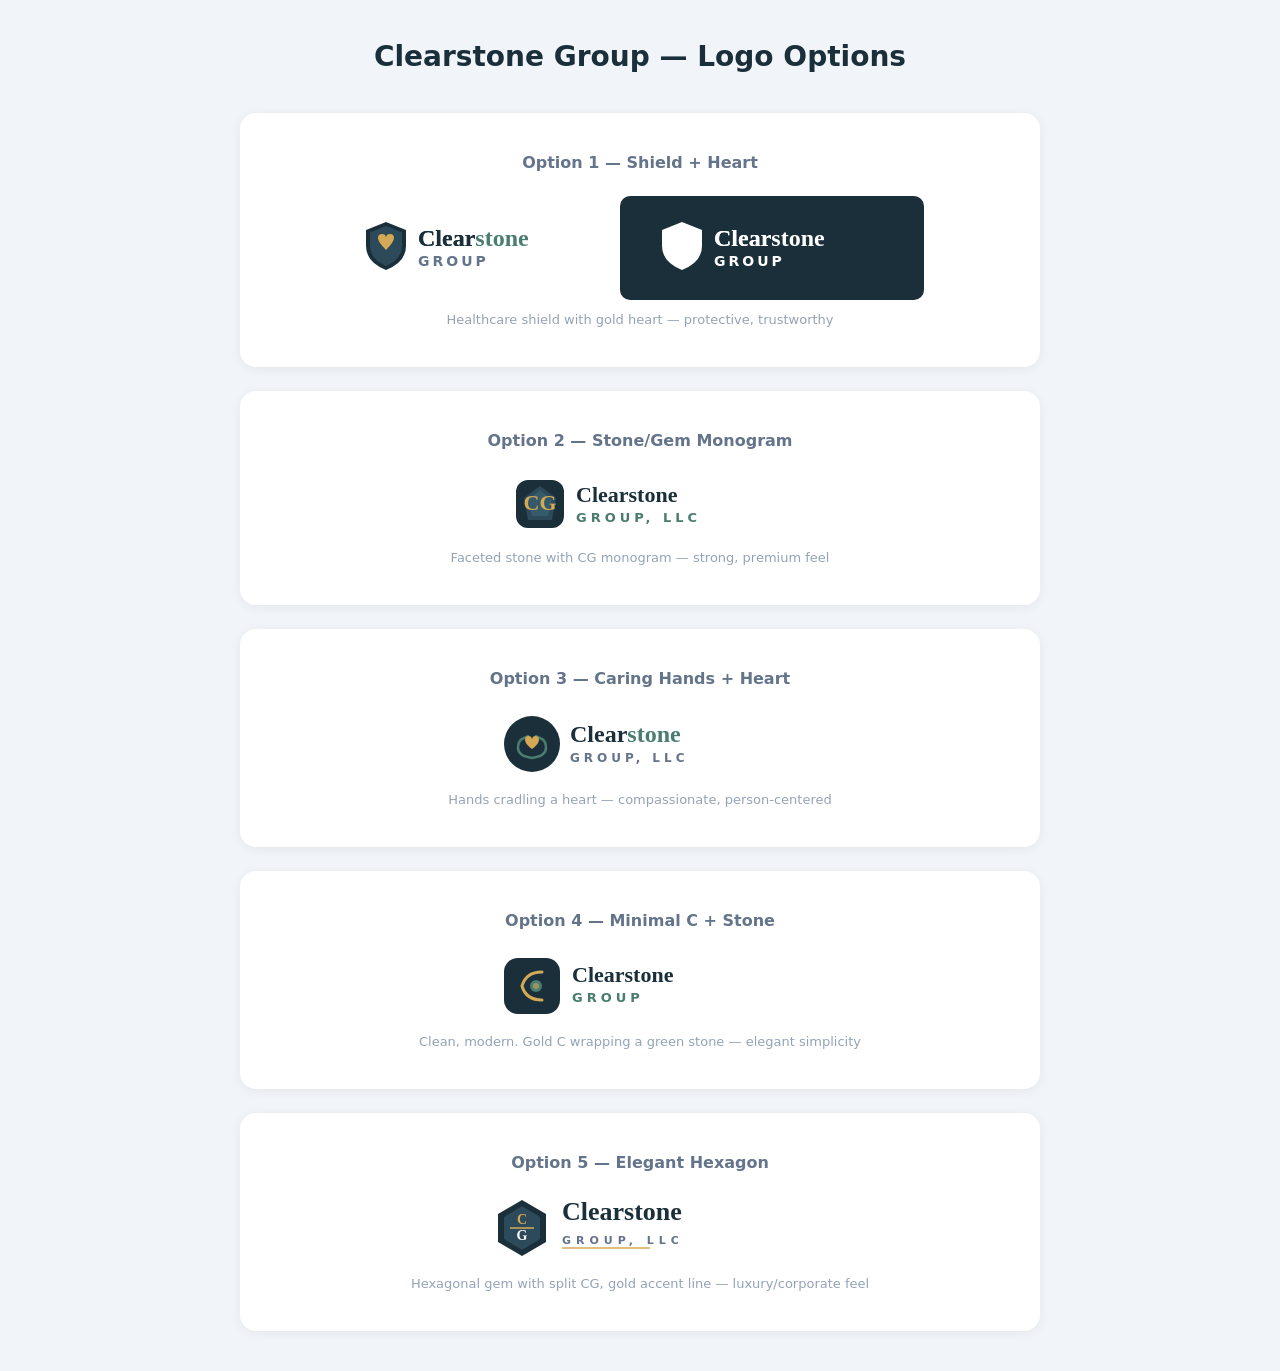
<file: logos/preview.html>
<!DOCTYPE html>
<html lang="en">
<head>
  <meta charset="UTF-8">
  <meta name="viewport" content="width=device-width, initial-scale=1">
  <title>Clearstone Group — Logo Options</title>
  <style>
    * { margin: 0; padding: 0; box-sizing: border-box; }
    body { font-family: 'Segoe UI', system-ui, sans-serif; background: #f1f5f9; padding: 40px; }
    h1 { text-align: center; color: #1a2f3a; margin-bottom: 40px; font-size: 28px; }
    .grid { display: grid; grid-template-columns: 1fr; gap: 24px; max-width: 800px; margin: 0 auto; }
    .card {
      background: white; border-radius: 16px; padding: 40px;
      box-shadow: 0 2px 12px rgba(0,0,0,0.06); text-align: center;
    }
    .card h2 { font-size: 16px; color: #64748b; margin-bottom: 20px; }
    .card img { margin: 0 auto; }
    .variants { display: flex; gap: 24px; justify-content: center; align-items: center; flex-wrap: wrap; margin-top: 24px; }
    .dark-bg { background: #1a2f3a; padding: 20px 32px; border-radius: 10px; }
    .pick { margin-top: 12px; font-size: 13px; color: #94a3b8; }
  </style>
</head>
<body>
  <h1>Clearstone Group — Logo Options</h1>
  <div class="grid">

    <div class="card">
      <h2>Option 1 — Shield + Heart</h2>
      <div class="variants">
        <div><img src="logo-1-shield.svg" alt="Logo 1"></div>
        <div class="dark-bg"><img src="logo-1-shield.svg" alt="Logo 1 dark" style="filter: brightness(0) invert(1);"></div>
      </div>
      <p class="pick">Healthcare shield with gold heart — protective, trustworthy</p>
    </div>

    <div class="card">
      <h2>Option 2 — Stone/Gem Monogram</h2>
      <div class="variants">
        <div><img src="logo-2-stone.svg" alt="Logo 2"></div>
      </div>
      <p class="pick">Faceted stone with CG monogram — strong, premium feel</p>
    </div>

    <div class="card">
      <h2>Option 3 — Caring Hands + Heart</h2>
      <div class="variants">
        <div><img src="logo-3-hands.svg" alt="Logo 3"></div>
      </div>
      <p class="pick">Hands cradling a heart — compassionate, person-centered</p>
    </div>

    <div class="card">
      <h2>Option 4 — Minimal C + Stone</h2>
      <div class="variants">
        <div><img src="logo-4-minimal.svg" alt="Logo 4"></div>
      </div>
      <p class="pick">Clean, modern. Gold C wrapping a green stone — elegant simplicity</p>
    </div>

    <div class="card">
      <h2>Option 5 — Elegant Hexagon</h2>
      <div class="variants">
        <div><img src="logo-5-elegant.svg" alt="Logo 5"></div>
      </div>
      <p class="pick">Hexagonal gem with split CG, gold accent line — luxury/corporate feel</p>
    </div>

  </div>
</body>
</html>
</file>
<file: styles.css>
/* ═══════════════════════════════════════════
   Clearstone Group, LLC — mybellacare.com
   Personal Support & Residential Care
   ═══════════════════════════════════════════ */

:root {
  --teal: #2C4A5A;
  --teal-dark: #1a2f3a;
  --teal-light: #3d6b7a;
  --gold: #D4A855;
  --gold-hover: #c49645;
  --sage: #4a7c6f;
  --sage-hover: #3d6b5e;
  --slate: #64748b;
  --light: #f8fafb;
  --white: #ffffff;
  --border: #e2e8f0;
  --text: #1e293b;
  --text-muted: #64748b;
  --text-light: #94a3b8;
  --radius: 8px;
  --radius-lg: 12px;
  --radius-xl: 16px;
  --shadow: 0 1px 4px rgba(0,0,0,0.06);
  --shadow-md: 0 4px 12px rgba(0,0,0,0.08);
  --shadow-lg: 0 8px 30px rgba(0,0,0,0.12);
  /* Mobile-first spacing scale */
  --space-xs: 8px;
  --space-sm: 16px;
  --space-md: 24px;
  --space-lg: 40px;
  --space-xl: 64px;
}

/* ─── Reset & Base ─── */
*, *::before, *::after { margin: 0; padding: 0; box-sizing: border-box; }
html { scroll-behavior: smooth; }
body {
  font-family: 'Inter', -apple-system, BlinkMacSystemFont, 'Segoe UI', system-ui, sans-serif;
  color: var(--text);
  background: var(--white);
  line-height: 1.6;
  -webkit-font-smoothing: antialiased;
}
h1, h2, h3, h4 {
  font-family: 'Playfair Display', Georgia, serif;
  line-height: 1.2;
}
a { text-decoration: none; color: inherit; }
img { max-width: 100%; display: block; }
.container { max-width: 1200px; margin: 0 auto; padding: 0 24px; }

/* ─── Buttons ─── */
.btn {
  display: inline-flex; align-items: center; justify-content: center;
  padding: 14px 32px; border-radius: 10px;
  font-family: inherit; font-size: 15px; font-weight: 600;
  cursor: pointer; border: none; transition: all 0.2s;
}
.btn-primary {
  background: var(--sage); color: white;
}
.btn-primary:hover { background: var(--sage-hover); transform: translateY(-1px); }
.btn-outline {
  background: transparent; color: white;
  border: 2px solid rgba(255,255,255,0.4);
}
.btn-outline:hover { background: rgba(255,255,255,0.1); border-color: white; }
.btn-full { width: 100%; }

/* ═══════════════════════════════════════════
   NAVBAR
   ═══════════════════════════════════════════ */
.navbar {
  position: fixed; top: 0; left: 0; right: 0;
  z-index: 1000;
  padding: 16px 0;
  transition: all 0.3s;
  background: transparent;
}
.navbar.scrolled {
  background: rgba(26,47,58,0.95);
  backdrop-filter: blur(12px);
  padding: 10px 0;
  box-shadow: 0 2px 20px rgba(0,0,0,0.15);
}
.nav-inner {
  display: flex; align-items: center; justify-content: space-between;
}
.nav-logo {
  display: flex; align-items: center; gap: 8px;
  color: white;
}
.logo-icon { font-size: 24px; color: var(--gold); }
.logo-text {
  font-family: 'Playfair Display', serif;
  font-size: 22px; font-weight: 700;
}
.logo-accent {
  color: var(--gold);
  margin-left: 2px;
}
.nav-links {
  display: flex; gap: 28px;
}
.nav-links a {
  color: rgba(255,255,255,0.85);
  font-size: 14px; font-weight: 500;
  transition: color 0.2s;
  position: relative;
}
.nav-links a:hover { color: white; }
.nav-links a::after {
  content: '';
  position: absolute; bottom: -4px; left: 0; right: 0;
  height: 2px; background: var(--gold);
  transform: scaleX(0); transition: transform 0.2s;
}
.nav-links a:hover::after { transform: scaleX(1); }
.nav-cta {
  background: var(--gold); color: var(--teal-dark);
  padding: 10px 24px; border-radius: 8px;
  font-size: 14px; font-weight: 600;
  transition: all 0.2s;
}
/* Portal Login Buttons */
.nav-portals {
  display: flex; gap: 8px;
}
.nav-portal-btn {
  padding: 8px 18px;
  border-radius: 8px;
  font-size: 13px; font-weight: 600;
  font-family: inherit;
  transition: all 0.2s;
  border: 2px solid transparent;
}
.nav-portal-btn.staff {
  background: #059669; color: white;
}
.nav-portal-btn.staff:hover {
  background: #047857;
}
.nav-portal-btn.client {
  background: transparent; color: white;
  border-color: rgba(255,255,255,0.4);
}
.nav-portal-btn.client:hover {
  background: rgba(255,255,255,0.1);
  border-color: white;
}
.nav-links-portals {
  display: none;
}

/* Hamburger */
.hamburger {
  display: none; background: none; border: none;
  cursor: pointer; padding: 4px;
  flex-direction: column; gap: 5px;
}
.hamburger span {
  display: block; width: 24px; height: 2px;
  background: white; border-radius: 2px;
  transition: all 0.3s;
}
.hamburger.active span:nth-child(1) { transform: rotate(45deg) translate(5px, 5px); }
.hamburger.active span:nth-child(2) { opacity: 0; }
.hamburger.active span:nth-child(3) { transform: rotate(-45deg) translate(5px, -5px); }

/* ═══════════════════════════════════════════
   HERO
   ═══════════════════════════════════════════ */
.hero {
  position: relative;
  min-height: 100vh;
  display: flex; align-items: center;
  background: linear-gradient(135deg, #1a2f3a 0%, #2C4A5A 40%, #4a7c6f 100%);
  overflow: hidden;
}
.hero-overlay {
  position: absolute; inset: 0;
  background:
    radial-gradient(ellipse at 20% 80%, rgba(212,168,85,0.15) 0%, transparent 60%),
    radial-gradient(ellipse at 80% 20%, rgba(74,124,111,0.2) 0%, transparent 60%);
}
.hero-content {
  position: relative; z-index: 1;
  text-align: center;
  padding: 120px 0 80px;
}
.hero-tag {
  display: inline-block;
  font-size: 14px; font-weight: 600;
  color: var(--gold);
  text-transform: uppercase;
  letter-spacing: 3px;
  margin-bottom: 16px;
}
.hero h1 {
  font-size: clamp(36px, 5vw, 64px);
  color: white;
  margin-bottom: 20px;
  font-weight: 700;
}
.hero-accent {
  color: var(--gold);
}
.hero-sub {
  font-size: clamp(16px, 2vw, 19px);
  color: rgba(255,255,255,0.8);
  max-width: 680px; margin: 0 auto 36px;
  line-height: 1.7;
}
.hero-actions {
  display: flex; gap: 16px;
  justify-content: center;
  flex-wrap: wrap;
  margin-bottom: 60px;
}
.hero-badges {
  display: flex; justify-content: center; gap: 48px;
  flex-wrap: wrap;
}
.hero-badge {
  display: flex; flex-direction: column; align-items: center;
}
.badge-number {
  font-family: 'Playfair Display', serif;
  font-size: 32px; font-weight: 700;
  color: var(--gold);
}
.badge-label {
  font-size: 13px; color: rgba(255,255,255,0.7);
  margin-top: 4px;
}

/* ═══════════════════════════════════════════
   SECTIONS
   ═══════════════════════════════════════════ */
.section {
  padding: 100px 0;
}
.section-alt {
  background: var(--light);
}
.section-header {
  text-align: center;
  margin-bottom: 60px;
}
.section-tag {
  display: inline-block;
  font-size: 13px; font-weight: 600;
  color: var(--sage);
  text-transform: uppercase;
  letter-spacing: 2px;
  margin-bottom: 12px;
}
.section-header h2 {
  font-size: clamp(28px, 3.5vw, 40px);
  color: var(--teal-dark);
  margin-bottom: 16px;
}
.section-header p {
  font-size: 17px; color: var(--text-muted);
  max-width: 600px; margin: 0 auto;
}

/* ═══════════════════════════════════════════
   SERVICES
   ═══════════════════════════════════════════ */
.services-grid {
  display: grid;
  grid-template-columns: repeat(3, 1fr);
  gap: 24px;
}
.service-card {
  background: white;
  border: 1px solid var(--border);
  border-radius: var(--radius-xl);
  padding: 36px 32px;
  transition: all 0.3s;
}
.service-card:hover {
  transform: translateY(-4px);
  box-shadow: var(--shadow-lg);
  border-color: transparent;
}
.service-card.featured {
  background: linear-gradient(135deg, var(--teal-dark), var(--teal));
  color: white;
  border: none;
}
.service-card.featured h3 { color: var(--gold); }
.service-card.featured p { color: rgba(255,255,255,0.85); }
.service-card.featured .service-features li { color: rgba(255,255,255,0.8); }
.service-card.featured .service-features li::before { color: var(--gold); }
.service-icon {
  font-size: 36px;
  margin-bottom: 16px;
}
.service-card h3 {
  font-size: 20px;
  color: var(--teal-dark);
  margin-bottom: 12px;
}
.service-card > p {
  color: var(--text-muted);
  font-size: 14px;
  margin-bottom: 20px;
  line-height: 1.6;
}
.service-features {
  list-style: none;
  display: flex; flex-direction: column; gap: 6px;
}
.service-features li {
  font-size: 13px;
  color: var(--text);
  padding-left: 20px;
  position: relative;
}
.service-features li::before {
  content: '\2713';
  position: absolute; left: 0;
  color: var(--sage);
  font-weight: 700;
}

/* ═══════════════════════════════════════════
   ABOUT
   ═══════════════════════════════════════════ */
.about-grid {
  display: grid;
  grid-template-columns: 1fr 1fr;
  gap: 60px;
  align-items: start;
}
.about-text .section-tag { text-align: left; }
.about-text h2 {
  font-size: 36px; color: var(--teal-dark);
  margin-bottom: 20px;
}
.about-text p {
  color: var(--text-muted); font-size: 16px;
  margin-bottom: 16px; line-height: 1.7;
}
.about-stats {
  display: flex; gap: 32px; margin-top: 32px;
}
.stat { text-align: center; }
.stat-number {
  display: block;
  font-family: 'Playfair Display', serif;
  font-size: 36px; font-weight: 700;
  color: var(--sage);
}
.stat-label {
  font-size: 13px; color: var(--text-muted);
  margin-top: 2px;
}
.about-visual {
  display: flex; flex-direction: column; gap: 20px;
}
.about-card {
  background: white;
  border: 1px solid var(--border);
  border-radius: var(--radius-xl);
  padding: 32px;
  transition: all 0.3s;
}
.about-card:hover {
  box-shadow: var(--shadow-md);
  transform: translateY(-2px);
}
.about-card.accent {
  background: linear-gradient(135deg, var(--teal-dark), var(--teal));
  color: white;
  border: none;
}
.about-card.accent h3 { color: var(--gold); }
.about-card h3 {
  font-size: 20px; color: var(--teal-dark);
  margin-bottom: 10px;
}
.about-card p {
  color: var(--text-muted); font-size: 15px; line-height: 1.6;
}
.about-card.accent p,
.about-card.accent .values-list li {
  color: rgba(255,255,255,0.85);
}
.values-list {
  list-style: none;
  display: flex; flex-direction: column; gap: 10px;
}
.values-list li {
  font-size: 14px; line-height: 1.5;
  color: var(--text-muted);
}
.values-list li strong {
  color: var(--gold);
}

/* ═══════════════════════════════════════════
   HEALTHCARE STAFFING
   ═══════════════════════════════════════════ */
.staffing-grid {
  display: grid;
  grid-template-columns: repeat(3, 1fr);
  gap: 24px;
  margin-bottom: 40px;
}
.staffing-card {
  background: white;
  border: 1px solid var(--border);
  border-radius: var(--radius-xl);
  padding: 32px;
  transition: all 0.3s;
}
.staffing-card:hover {
  box-shadow: var(--shadow-md);
  transform: translateY(-2px);
}
.staffing-card.highlight {
  background: linear-gradient(135deg, var(--sage), var(--sage-hover));
  color: white;
  border: none;
}
.staffing-card.highlight h3 { color: white; }
.staffing-card.highlight p { color: rgba(255,255,255,0.9); }
.staffing-card h3 {
  font-size: 20px; color: var(--teal-dark);
  margin-bottom: 12px;
}
.staffing-card p {
  color: var(--text-muted); font-size: 15px; line-height: 1.6;
}
.staffing-steps {
  list-style: none; counter-reset: step;
  display: flex; flex-direction: column; gap: 12px;
}
.staffing-steps li {
  counter-increment: step;
  font-size: 14px; color: var(--text);
  padding-left: 32px; position: relative;
  line-height: 1.5;
}
.staffing-steps li::before {
  content: counter(step);
  position: absolute; left: 0; top: 0;
  width: 22px; height: 22px;
  background: var(--sage);
  color: white;
  border-radius: 50%;
  font-size: 12px; font-weight: 700;
  display: flex; align-items: center; justify-content: center;
}
.staffing-cta {
  text-align: center;
  padding: 32px;
  background: var(--light);
  border-radius: var(--radius-xl);
}
.staffing-cta p {
  font-size: 18px; font-weight: 600;
  color: var(--teal-dark);
  margin-bottom: 16px;
  font-family: 'Playfair Display', serif;
}

/* ═══════════════════════════════════════════
   CAREERS
   ═══════════════════════════════════════════ */
.careers-grid {
  display: grid;
  grid-template-columns: repeat(3, 1fr);
  gap: 24px;
  margin-bottom: 40px;
}
.career-card {
  background: white;
  border: 1px solid var(--border);
  border-radius: var(--radius-xl);
  padding: 32px;
  transition: all 0.3s;
}
.career-card:hover {
  transform: translateY(-4px);
  box-shadow: var(--shadow-lg);
  border-color: transparent;
}
.career-icon {
  font-size: 32px;
  margin-bottom: 12px;
}
.career-card h3 {
  font-size: 18px; color: var(--teal-dark);
  margin-bottom: 10px;
}
.career-card p {
  color: var(--text-muted); font-size: 14px;
  line-height: 1.6;
  margin-bottom: 16px;
}
.career-tags {
  display: flex; flex-wrap: wrap; gap: 8px;
}
.tag {
  display: inline-block;
  padding: 4px 12px;
  background: var(--light);
  border: 1px solid var(--border);
  border-radius: 20px;
  font-size: 12px; font-weight: 500;
  color: var(--sage);
}
.careers-cta {
  text-align: center;
}
.cta-note {
  font-size: 13px; color: var(--text-muted);
  margin-top: 12px;
}

/* ═══════════════════════════════════════════
   PARTNERS
   ═══════════════════════════════════════════ */
.partners-row {
  display: flex; justify-content: center;
  flex-wrap: wrap; gap: 16px;
}
.partner-badge {
  padding: 16px 28px;
  background: white;
  border: 1px solid var(--border);
  border-radius: var(--radius-xl);
  font-size: 14px; font-weight: 600;
  color: var(--teal-dark);
  transition: all 0.3s;
}
.partner-badge:hover {
  box-shadow: var(--shadow-md);
  transform: translateY(-2px);
  border-color: var(--sage);
}

/* ═══════════════════════════════════════════
   WHY CHOOSE US
   ═══════════════════════════════════════════ */
.why-grid {
  display: grid;
  grid-template-columns: repeat(3, 1fr);
  gap: 24px;
}
.why-card {
  text-align: center;
  padding: 36px 24px;
  border-radius: var(--radius-xl);
  background: white;
  border: 1px solid var(--border);
  transition: all 0.3s;
}
.why-card:hover {
  transform: translateY(-4px);
  box-shadow: var(--shadow-lg);
  border-color: transparent;
}
.why-icon {
  font-size: 36px;
  margin-bottom: 16px;
}
.why-card h3 {
  font-size: 18px; color: var(--teal-dark);
  margin-bottom: 10px;
}
.why-card p {
  color: var(--text-muted); font-size: 14px;
  line-height: 1.6;
}

/* ═══════════════════════════════════════════
   TESTIMONIALS
   ═══════════════════════════════════════════ */
.testimonials-grid {
  display: grid;
  grid-template-columns: repeat(3, 1fr);
  gap: 24px;
}
.testimonial-card {
  background: white;
  border: 1px solid var(--border);
  border-radius: var(--radius-xl);
  padding: 32px;
  transition: all 0.3s;
}
.testimonial-card:hover {
  box-shadow: var(--shadow-md);
  transform: translateY(-2px);
}
.testimonial-stars {
  color: var(--gold);
  font-size: 18px;
  margin-bottom: 16px;
  letter-spacing: 2px;
}
.testimonial-card > p {
  color: var(--text);
  font-size: 15px;
  font-style: italic;
  line-height: 1.7;
  margin-bottom: 20px;
}
.testimonial-author strong {
  display: block;
  font-family: 'Playfair Display', serif;
  font-size: 16px;
  color: var(--teal-dark);
}
.testimonial-author span {
  font-size: 13px;
  color: var(--text-muted);
}

/* ═══════════════════════════════════════════
   LOCATIONS
   ═══════════════════════════════════════════ */
.locations-grid {
  display: grid;
  grid-template-columns: repeat(3, 1fr);
  gap: 24px;
}
.location-card {
  background: white;
  border: 1px solid var(--border);
  border-radius: var(--radius-xl);
  padding: 32px;
  transition: all 0.3s;
  position: relative;
}
.location-card:hover {
  transform: translateY(-4px);
  box-shadow: var(--shadow-lg);
  border-color: transparent;
}
.location-card.main-office {
  background: linear-gradient(135deg, var(--teal-dark), var(--teal));
  color: white;
  border: none;
}
.location-card.main-office h3 { color: var(--gold); }
.location-card.main-office .location-address,
.location-card.main-office .location-desc { color: rgba(255,255,255,0.85); }
.location-card.main-office .tag {
  background: rgba(255,255,255,0.1);
  border-color: rgba(255,255,255,0.2);
  color: rgba(255,255,255,0.9);
}
.location-badge {
  display: inline-block;
  padding: 4px 14px;
  border-radius: 20px;
  font-size: 12px; font-weight: 600;
  text-transform: uppercase;
  letter-spacing: 1px;
  margin-bottom: 16px;
  background: #ede9fe;
  color: #5b21b6;
}
.location-badge.alf {
  background: #dcfce7;
  color: #166534;
}
.location-badge.office {
  background: rgba(212,168,85,0.2);
  color: var(--gold);
}
.location-card h3 {
  font-size: 22px;
  color: var(--teal-dark);
  margin-bottom: 8px;
}
.location-address {
  font-size: 15px;
  color: var(--sage);
  font-weight: 500;
  margin-bottom: 12px;
  line-height: 1.5;
}
.location-desc {
  font-size: 14px;
  color: var(--text-muted);
  line-height: 1.6;
  margin-bottom: 16px;
}
.location-services {
  display: flex; flex-wrap: wrap; gap: 6px;
  margin-bottom: 20px;
}
.location-actions {
  display: flex; gap: 10px;
}
.btn-sm {
  padding: 8px 20px;
  font-size: 13px;
  border-radius: 8px;
}
.btn-outline-dark {
  background: transparent;
  color: var(--teal-dark);
  border: 2px solid var(--border);
  padding: 8px 20px;
  border-radius: 8px;
  font-size: 13px; font-weight: 600;
  font-family: inherit;
  cursor: pointer;
  transition: all 0.2s;
}
.btn-outline-dark:hover {
  border-color: var(--teal);
  background: var(--light);
}
.location-card.main-office .btn-outline-dark {
  color: white;
  border-color: rgba(255,255,255,0.3);
}
.location-card.main-office .btn-outline-dark:hover {
  border-color: white;
  background: rgba(255,255,255,0.1);
}

/* ═══════════════════════════════════════════
   CONTACT
   ═══════════════════════════════════════════ */
.contact-grid {
  display: grid;
  grid-template-columns: 1.2fr 0.8fr;
  gap: 48px;
  align-items: start;
}
.contact-form {
  background: white;
  border: 1px solid var(--border);
  border-radius: var(--radius-xl);
  padding: 36px;
}
.form-row {
  display: grid;
  grid-template-columns: 1fr 1fr;
  gap: 16px;
}
.form-group {
  margin-bottom: 20px;
}
.form-group label {
  display: block;
  font-size: 14px; font-weight: 600;
  color: var(--text);
  margin-bottom: 6px;
}
.form-group input,
.form-group select,
.form-group textarea {
  width: 100%;
  padding: 12px 14px;
  border: 2px solid var(--border);
  border-radius: var(--radius);
  font-family: inherit;
  font-size: 15px;
  color: var(--text);
  transition: border-color 0.2s;
  background: white;
}
.form-group input:focus,
.form-group select:focus,
.form-group textarea:focus {
  outline: none;
  border-color: var(--sage);
}
.form-group textarea { resize: vertical; }
.form-group select optgroup {
  font-weight: 600;
  color: var(--teal-dark);
}
.form-success {
  display: none;
  margin-top: 16px;
  padding: 14px;
  background: #dcfce7;
  color: #166534;
  border-radius: var(--radius);
  font-size: 14px; font-weight: 500;
  text-align: center;
}
.contact-info {
  display: flex; flex-direction: column; gap: 16px;
}
.info-card {
  background: white;
  border: 1px solid var(--border);
  border-radius: var(--radius-xl);
  padding: 24px;
  transition: all 0.3s;
}
.info-card:hover {
  box-shadow: var(--shadow-md);
  transform: translateY(-2px);
}
.info-icon {
  font-size: 28px;
  margin-bottom: 8px;
}
.info-card h3 {
  font-size: 16px; color: var(--teal-dark);
  margin-bottom: 6px;
}
.info-card a {
  color: var(--sage);
  font-weight: 600;
  font-size: 15px;
  display: block;
  margin-bottom: 4px;
}
.info-card a:hover { color: var(--sage-hover); }
.info-card p {
  color: var(--text-muted);
  font-size: 13px;
  line-height: 1.5;
}

/* ═══════════════════════════════════════════
   FOOTER
   ═══════════════════════════════════════════ */
.footer {
  background: var(--teal-dark);
  color: white;
  padding: 64px 0 0;
}
.footer-grid {
  display: grid;
  grid-template-columns: 1.5fr 1fr 1fr 1fr;
  gap: 40px;
  padding-bottom: 48px;
  border-bottom: 1px solid rgba(255,255,255,0.1);
}
.footer-logo {
  display: flex; align-items: center; gap: 8px;
  margin-bottom: 16px;
}
.footer-logo .logo-icon { font-size: 20px; color: var(--gold); }
.footer-logo .logo-text { font-size: 18px; }
.footer-brand p {
  color: rgba(255,255,255,0.6);
  font-size: 13px; line-height: 1.6;
  max-width: 300px;
}
.footer-links h4 {
  font-family: 'Inter', sans-serif;
  font-size: 13px; font-weight: 600;
  text-transform: uppercase;
  letter-spacing: 1px;
  margin-bottom: 16px;
  color: var(--gold);
}
.footer-links a {
  display: block;
  color: rgba(255,255,255,0.6);
  font-size: 14px;
  padding: 3px 0;
  transition: color 0.2s;
}
.footer-links a:hover { color: white; }
.footer-links p {
  color: rgba(255,255,255,0.6);
  font-size: 14px;
}
.footer-bottom {
  padding: 24px 0;
  text-align: center;
}
.footer-bottom p {
  color: rgba(255,255,255,0.4);
  font-size: 13px;
}

/* ═══════════════════════════════════════════
   SHIFTPULSE WIDGET
   ═══════════════════════════════════════════ */
.widget-container {
  margin-top: 40px;
  border-radius: var(--radius-xl);
  overflow: hidden;
}

/* ═══════════════════════════════════════════
   SCROLL REVEAL ANIMATIONS
   ═══════════════════════════════════════════ */
.reveal {
  opacity: 0;
  transform: translateY(30px);
  transition: opacity 0.6s ease, transform 0.6s ease;
}
.reveal.revealed {
  opacity: 1;
  transform: translateY(0);
}
/* Stagger children */
.services-grid .reveal:nth-child(2) { transition-delay: 0.08s; }
.services-grid .reveal:nth-child(3) { transition-delay: 0.16s; }
.services-grid .reveal:nth-child(4) { transition-delay: 0.24s; }
.services-grid .reveal:nth-child(5) { transition-delay: 0.32s; }
.services-grid .reveal:nth-child(6) { transition-delay: 0.4s; }
.why-grid .reveal:nth-child(2) { transition-delay: 0.08s; }
.why-grid .reveal:nth-child(3) { transition-delay: 0.16s; }
.why-grid .reveal:nth-child(4) { transition-delay: 0.24s; }
.why-grid .reveal:nth-child(5) { transition-delay: 0.32s; }
.why-grid .reveal:nth-child(6) { transition-delay: 0.4s; }
.testimonials-grid .reveal:nth-child(2) { transition-delay: 0.1s; }
.testimonials-grid .reveal:nth-child(3) { transition-delay: 0.2s; }
.staffing-grid .reveal:nth-child(2) { transition-delay: 0.1s; }
.staffing-grid .reveal:nth-child(3) { transition-delay: 0.2s; }
.careers-grid .reveal:nth-child(2) { transition-delay: 0.1s; }
.careers-grid .reveal:nth-child(3) { transition-delay: 0.2s; }

/* ═══════════════════════════════════════════
   MOBILE BOTTOM NAVIGATION BAR (App-Style)
   ═══════════════════════════════════════════ */
.mobile-bottom-nav {
  display: none;
  position: fixed;
  bottom: 0;
  left: 0;
  right: 0;
  z-index: 950;
  background: rgba(255,255,255,0.92);
  backdrop-filter: blur(20px);
  -webkit-backdrop-filter: blur(20px);
  border-top: 1px solid rgba(0,0,0,0.06);
  box-shadow: 0 -2px 20px rgba(0,0,0,0.06);
  justify-content: space-around;
  align-items: center;
  padding: 6px 0 calc(6px + env(safe-area-inset-bottom, 0px));
}
.bottom-nav-item {
  display: flex;
  flex-direction: column;
  align-items: center;
  gap: 2px;
  padding: 6px 12px;
  font-size: 10px;
  font-weight: 500;
  color: var(--text-muted);
  -webkit-tap-highlight-color: transparent;
  transition: color 0.2s;
  position: relative;
  text-decoration: none;
}
.bottom-nav-item svg { transition: color 0.2s, transform 0.2s; }
.bottom-nav-item.active {
  color: var(--sage);
}
.bottom-nav-item.active svg {
  transform: scale(1.1);
}
.bottom-nav-item.bottom-nav-cta {
  color: white;
  background: var(--sage);
  border-radius: 50%;
  width: 52px;
  height: 52px;
  margin-top: -20px;
  padding: 0;
  gap: 0;
  justify-content: center;
  box-shadow: 0 4px 16px rgba(74,124,111,0.35);
}
.bottom-nav-item.bottom-nav-cta span { display: none; }
.bottom-nav-item.bottom-nav-cta svg { width: 26px; height: 26px; }

/* ═══════════════════════════════════════════
   FLOATING STAFF CLOCK-IN BUTTON
   ═══════════════════════════════════════════ */
.fab-clockin {
  position: fixed;
  bottom: 24px;
  right: 24px;
  z-index: 910;
  display: flex;
  align-items: center;
  gap: 10px;
  padding: 14px 22px;
  background: linear-gradient(135deg, #059669, #047857);
  color: white;
  border: none;
  border-radius: 50px;
  box-shadow: 0 4px 20px rgba(5,150,105,0.4), 0 0 0 0 rgba(5,150,105,0.3);
  cursor: pointer;
  font-family: inherit;
  font-size: 14px;
  font-weight: 600;
  text-decoration: none;
  transition: transform 0.2s, box-shadow 0.2s;
  -webkit-tap-highlight-color: transparent;
  animation: fab-pulse 3s ease-in-out infinite;
}
.fab-clockin:hover {
  transform: translateY(-2px) scale(1.03);
  box-shadow: 0 6px 28px rgba(5,150,105,0.5);
}
.fab-clockin:active {
  transform: scale(0.96);
}
.fab-clockin svg {
  flex-shrink: 0;
}
.fab-clockin-label {
  white-space: nowrap;
}
@keyframes fab-pulse {
  0%, 100% { box-shadow: 0 4px 20px rgba(5,150,105,0.4), 0 0 0 0 rgba(5,150,105,0.3); }
  50% { box-shadow: 0 4px 20px rgba(5,150,105,0.4), 0 0 0 8px rgba(5,150,105,0); }
}

/* ═══════════════════════════════════════════
   BACK TO TOP
   ═══════════════════════════════════════════ */
.back-to-top {
  display: none;
  position: fixed;
  bottom: 24px;
  left: 24px;
  z-index: 900;
  width: 44px;
  height: 44px;
  border-radius: 50%;
  background: var(--teal);
  color: white;
  border: none;
  box-shadow: 0 2px 12px rgba(0,0,0,0.15);
  cursor: pointer;
  align-items: center;
  justify-content: center;
  font-size: 20px;
  opacity: 0;
  visibility: hidden;
  transition: opacity 0.3s, visibility 0.3s, transform 0.2s;
  -webkit-tap-highlight-color: transparent;
}
.back-to-top.visible {
  opacity: 1;
  visibility: visible;
}
.back-to-top:active {
  transform: scale(0.9);
}

/* ═══════════════════════════════════════════
   RESPONSIVE — TABLET (max-width: 1024px)
   ═══════════════════════════════════════════ */
@media (max-width: 1024px) {
  .services-grid { grid-template-columns: repeat(2, 1fr); }
  .why-grid { grid-template-columns: repeat(2, 1fr); }
  .testimonials-grid { grid-template-columns: repeat(2, 1fr); }
  .staffing-grid { grid-template-columns: repeat(2, 1fr); }
  .careers-grid { grid-template-columns: repeat(2, 1fr); }
  .locations-grid { grid-template-columns: repeat(2, 1fr); }
  .footer-grid { grid-template-columns: repeat(2, 1fr); }
}

/* ═══════════════════════════════════════════
   RESPONSIVE — MOBILE (max-width: 768px)
   ═══════════════════════════════════════════ */
@media (max-width: 768px) {
  /* ─── Mobile Nav — Slide-in Overlay ─── */
  .nav-links {
    display: none;
    position: fixed;
    top: 0; left: 0; right: 0; bottom: 0;
    background: linear-gradient(160deg, rgba(26,47,58,0.98), rgba(44,74,90,0.98));
    backdrop-filter: blur(20px);
    -webkit-backdrop-filter: blur(20px);
    flex-direction: column;
    align-items: center;
    justify-content: center;
    gap: 0;
    z-index: 999;
    opacity: 0;
    transform: translateY(-8px);
    transition: opacity 0.35s ease, transform 0.35s ease;
  }
  .nav-links.open {
    display: flex;
    opacity: 1;
    transform: translateY(0);
  }
  .nav-links a {
    font-size: 18px;
    color: rgba(255,255,255,0.9);
    padding: 14px 32px;
    width: 100%;
    text-align: center;
    transition: background 0.2s;
    border-radius: 12px;
  }
  .nav-links a:hover,
  .nav-links a:active {
    background: rgba(255,255,255,0.08);
    color: white;
  }
  .nav-links a::after { display: none; }
  .nav-portals { display: none; }
  .nav-links-portals {
    display: flex;
    flex-direction: column;
    gap: 12px;
    margin-top: 24px;
    width: 100%;
    padding: 0 40px;
  }
  .nav-links-portals .nav-portal-btn {
    padding: 16px 28px;
    font-size: 16px;
    text-align: center;
    border-radius: 12px;
    min-height: 52px;
  }
  .hamburger { display: flex; z-index: 1001; }

  /* ─── Hero ─── */
  .hero { min-height: auto; padding: 0; }
  .hero-content {
    padding: 120px 0 60px;
  }
  .hero h1 {
    font-size: clamp(28px, 8vw, 42px);
  }
  .hero-sub {
    font-size: 16px;
    line-height: 1.65;
    padding: 0 8px;
  }
  .hero-actions {
    flex-direction: column;
    align-items: stretch;
    padding: 0 16px;
    gap: 12px;
  }
  .hero-actions .btn {
    min-height: 52px;
    font-size: 16px;
    border-radius: 12px;
    justify-content: center;
  }
  .hero-badges {
    display: grid;
    grid-template-columns: repeat(2, 1fr);
    gap: 16px;
    padding: 0 24px;
  }
  .hero-badge {
    background: rgba(255,255,255,0.06);
    border-radius: 12px;
    padding: 16px 8px;
  }
  .badge-number { font-size: 26px; }

  /* ─── Sections ─── */
  .section { padding: 56px 0; }
  .section-header { margin-bottom: 36px; }
  .section-header h2 { font-size: clamp(24px, 6vw, 32px); }
  .section-header p { font-size: 15px; }

  /* ─── Service Cards ─── */
  .services-grid { grid-template-columns: 1fr; gap: 16px; }
  .service-card {
    padding: 28px 24px;
    border-radius: 14px;
  }

  /* ─── About ─── */
  .about-grid { grid-template-columns: 1fr; gap: 32px; }
  .about-text h2 { font-size: 28px; }
  .about-stats {
    display: grid;
    grid-template-columns: repeat(3, 1fr);
    gap: 16px;
  }
  .stat {
    background: white;
    border: 1px solid var(--border);
    padding: 16px 8px;
    border-radius: 12px;
  }
  .stat-number { font-size: 28px; }

  /* ─── Staffing ─── */
  .staffing-grid { grid-template-columns: 1fr; gap: 16px; }
  .staffing-card { padding: 28px 24px; border-radius: 14px; }

  /* ─── Careers ─── */
  .careers-grid { grid-template-columns: 1fr; gap: 16px; }
  .career-card { padding: 28px 24px; border-radius: 14px; }

  /* ─── Why / Testimonials ─── */
  .why-grid { grid-template-columns: repeat(2, 1fr); gap: 16px; }
  .why-card { padding: 28px 16px; border-radius: 14px; }
  .testimonials-grid { grid-template-columns: 1fr; gap: 16px; }
  .testimonial-card { padding: 24px; border-radius: 14px; }

  /* ─── Locations ─── */
  .locations-grid { grid-template-columns: 1fr; gap: 16px; }
  .location-card { padding: 24px; border-radius: 14px; }
  .location-actions {
    flex-direction: column;
    gap: 8px;
  }
  .location-actions .btn,
  .location-actions .btn-outline-dark {
    min-height: 48px;
    width: 100%;
    text-align: center;
    justify-content: center;
    display: inline-flex;
    align-items: center;
    border-radius: 10px;
    font-size: 14px;
  }

  /* ─── Partners ─── */
  .partners-row {
    display: grid;
    grid-template-columns: 1fr 1fr;
    gap: 12px;
  }
  .partner-badge {
    padding: 14px 16px;
    font-size: 13px;
    text-align: center;
    border-radius: 12px;
  }

  /* ─── Contact ─── */
  .contact-grid { grid-template-columns: 1fr; gap: 24px; }
  .contact-form { padding: 24px; border-radius: 14px; }
  .form-row { grid-template-columns: 1fr; }
  .form-group input,
  .form-group select,
  .form-group textarea {
    min-height: 48px;
    font-size: 16px; /* prevents iOS zoom */
    border-radius: 10px;
  }
  .contact-form .btn-full {
    min-height: 52px;
    font-size: 16px;
    border-radius: 12px;
  }
  .contact-info {
    display: grid;
    grid-template-columns: 1fr 1fr;
    gap: 12px;
  }
  .info-card {
    padding: 20px 16px;
    border-radius: 14px;
  }

  /* ─── Footer ─── */
  .footer { padding: 48px 0 0; }
  .footer-grid {
    grid-template-columns: 1fr 1fr;
    gap: 28px;
  }
  .footer-brand {
    grid-column: 1 / -1;
  }
  .footer-brand p {
    max-width: 100%;
  }

  /* ─── Mobile Bottom Nav & Floating elements ─── */
  .mobile-bottom-nav { display: flex; }
  .fab-clockin {
    bottom: calc(76px + env(safe-area-inset-bottom, 0px));
    right: 16px;
    padding: 12px 18px;
    font-size: 13px;
    border-radius: 50px;
  }
  .back-to-top { display: flex; bottom: calc(76px + env(safe-area-inset-bottom, 0px)); left: 16px; }
  /* Extra padding at bottom so footer isn't hidden behind bottom nav */
  .footer-bottom {
    padding-bottom: calc(24px + 72px);
  }
  /* Hide desktop nav portals label in mobile menu */
  body { -webkit-text-size-adjust: 100%; }
}

/* ═══════════════════════════════════════════
   RESPONSIVE — SMALL MOBILE (max-width: 480px)
   ═══════════════════════════════════════════ */
@media (max-width: 480px) {
  .container { padding: 0 16px; }
  .hero-content { padding: 110px 8px 48px; }
  .hero-tag { font-size: 12px; letter-spacing: 2px; }
  .hero-sub { font-size: 15px; }
  .hero-badges {
    grid-template-columns: repeat(2, 1fr);
    gap: 10px;
    padding: 0 8px;
  }
  .hero-badge { padding: 12px 6px; }
  .badge-number { font-size: 22px; }
  .badge-label { font-size: 11px; }

  .section { padding: 44px 0; }
  .section-header { margin-bottom: 28px; }

  .about-stats {
    grid-template-columns: repeat(3, 1fr);
    gap: 8px;
  }
  .stat { padding: 12px 4px; }
  .stat-number { font-size: 22px; }

  .why-grid { grid-template-columns: 1fr; }
  .why-card { padding: 24px 20px; }

  .contact-info { grid-template-columns: 1fr; }

  .partners-row { grid-template-columns: 1fr; }

  .footer-grid { grid-template-columns: 1fr; gap: 24px; }

  .nav-links a {
    font-size: 17px;
    padding: 12px 24px;
  }
}

/* ═══════════════════════════════════════════
   TOUCH & INTERACTION ENHANCEMENTS
   ═══════════════════════════════════════════ */
@media (hover: none) and (pointer: coarse) {
  /* Remove hover transforms on touch devices — use active state instead */
  .service-card:hover,
  .why-card:hover,
  .testimonial-card:hover,
  .about-card:hover,
  .staffing-card:hover,
  .career-card:hover,
  .partner-badge:hover,
  .location-card:hover,
  .info-card:hover {
    transform: none;
    box-shadow: var(--shadow);
  }
  .service-card:active,
  .why-card:active,
  .testimonial-card:active,
  .career-card:active,
  .location-card:active {
    transform: scale(0.98);
    transition: transform 0.1s;
  }
  /* Ensure tap targets are at least 44px */
  .btn, .nav-portal-btn, .btn-outline-dark, .btn-sm {
    min-height: 44px;
  }
  /* Disable link underline animation on touch */
  .nav-links a::after { display: none; }
}

/* ═══════════════════════════════════════════
   SAFE AREA (NOTCH / DYNAMIC ISLAND)
   ═══════════════════════════════════════════ */
@supports (padding-top: env(safe-area-inset-top)) {
  .navbar {
    padding-top: calc(16px + env(safe-area-inset-top));
  }
  .navbar.scrolled {
    padding-top: calc(10px + env(safe-area-inset-top));
  }
  .footer-bottom {
    padding-bottom: calc(24px + env(safe-area-inset-bottom));
  }
  .fab-clockin {
    bottom: calc(24px + env(safe-area-inset-bottom));
    right: calc(24px + env(safe-area-inset-right));
  }
  .back-to-top {
    bottom: calc(24px + env(safe-area-inset-bottom));
    left: calc(24px + env(safe-area-inset-left));
  }
}

/* ═══════════════════════════════════════════
   LANDSCAPE PHONE
   ═══════════════════════════════════════════ */
@media (max-height: 500px) and (orientation: landscape) {
  .hero { min-height: auto; }
  .hero-content { padding: 80px 0 40px; }
  .hero-badges { gap: 16px; }
  .nav-links {
    padding: 60px 20px 20px;
    justify-content: flex-start;
    overflow-y: auto;
  }
  .nav-links a { padding: 10px 24px; font-size: 16px; }
}

/* ═══════════════════════════════════════════
   PREFERS REDUCED MOTION
   ═══════════════════════════════════════════ */
@media (prefers-reduced-motion: reduce) {
  .reveal { opacity: 1; transform: none; transition: none; }
  .service-card, .why-card, .testimonial-card, .about-card,
  .staffing-card, .career-card, .location-card, .partner-badge,
  .info-card {
    transition: none;
  }
  html { scroll-behavior: auto; }
}
</file>
